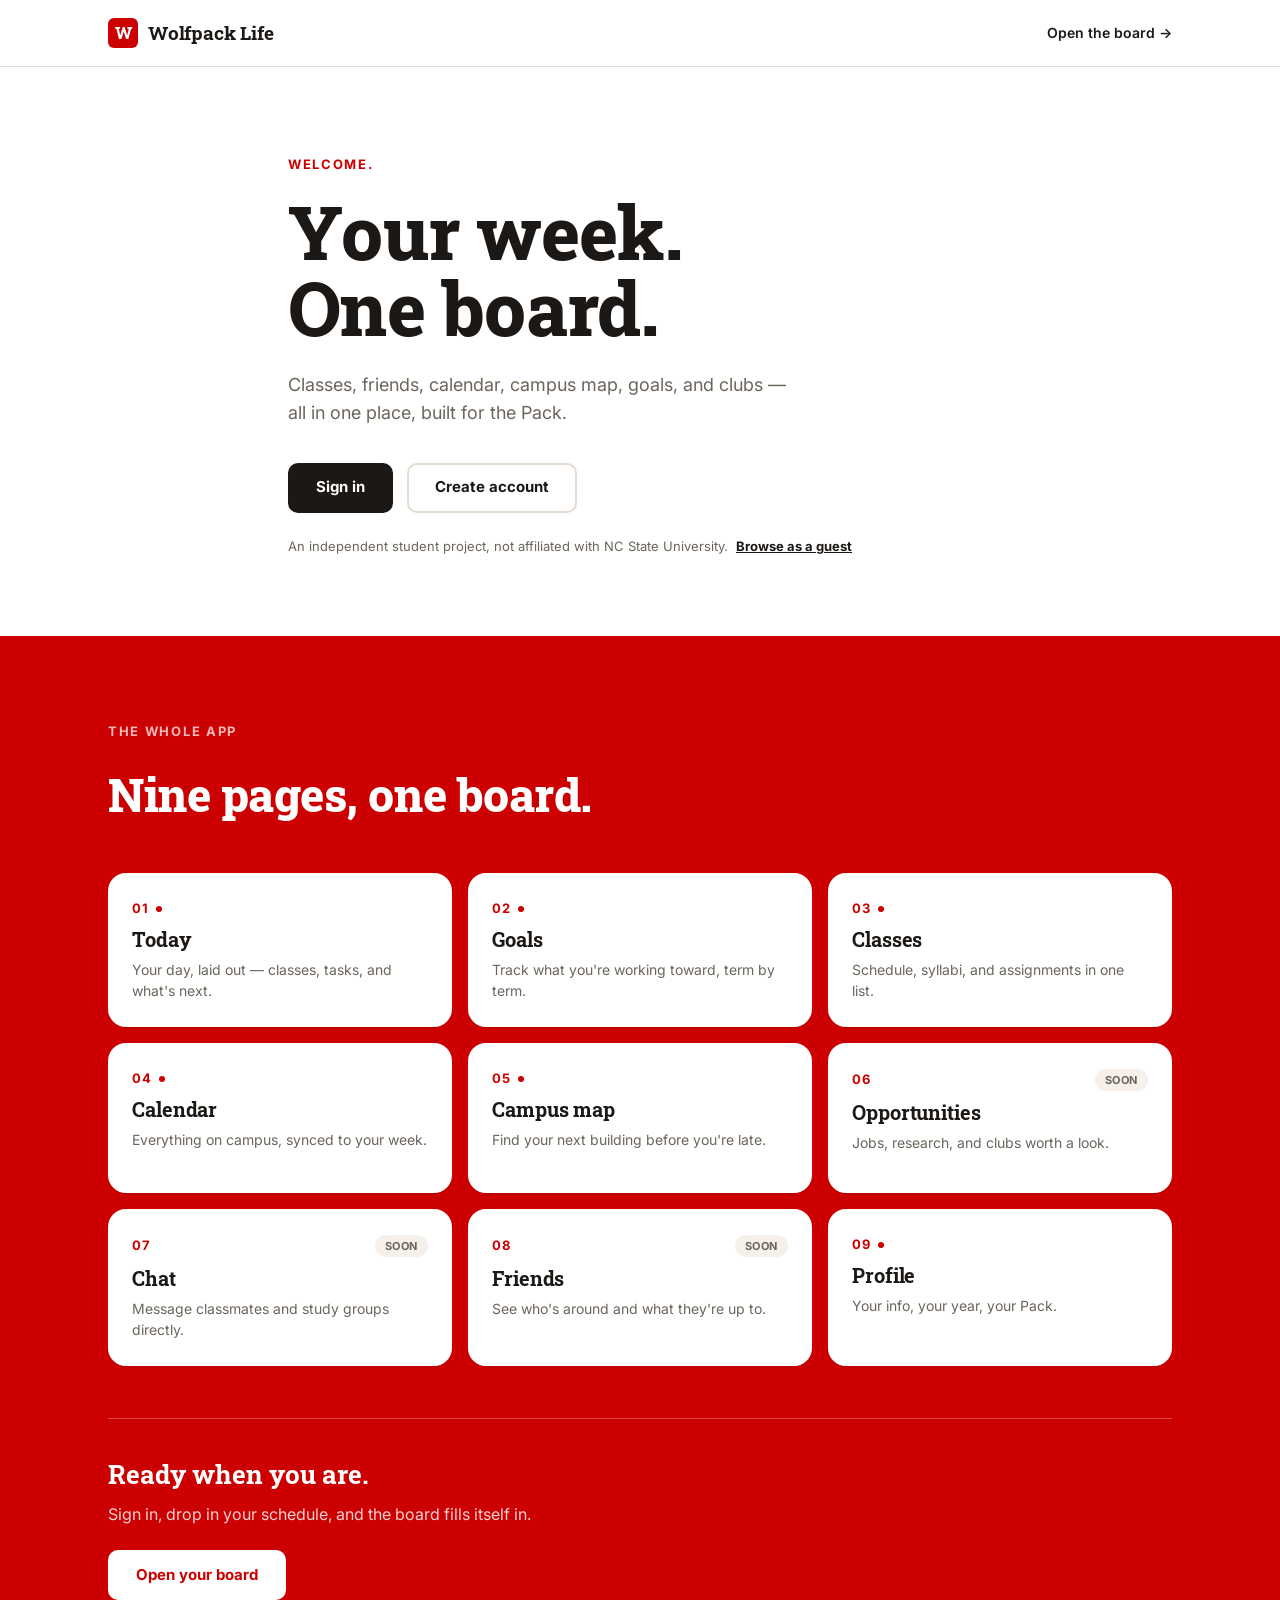
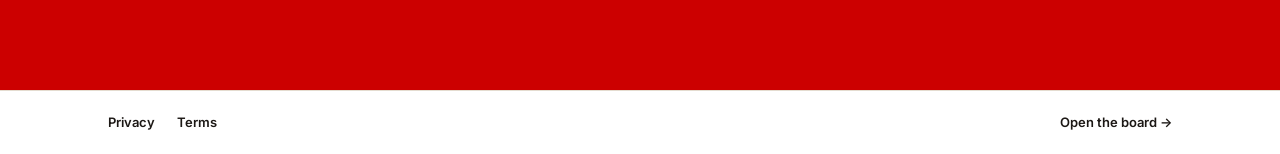
<file: index.html>
<!DOCTYPE html>
<html lang="en">
<head>
  <meta charset="UTF-8" />
  <meta name="viewport" content="width=device-width, initial-scale=1.0" />
  <title>Welcome / Wolfpack Life</title>
  <meta name="description" content="Your week, one board — classes, friends, calendar, campus map, goals, and clubs for NC State students." />
  <link rel="icon" href="data:image/svg+xml,<svg xmlns=%22http://www.w3.org/2000/svg%22 viewBox=%220 0 100 100%22><rect width=%22100%22 height=%22100%22 rx=%2218%22 fill=%22%23CC0000%22/><text x=%2250%22 y=%2268%22 font-size=%2258%22 font-family=%22Arial%22 font-weight=%22900%22 fill=%22white%22 text-anchor=%22middle%22>W</text></svg>" />
  <link rel="preconnect" href="https://fonts.googleapis.com" />
  <link rel="preconnect" href="https://fonts.gstatic.com" crossorigin />
  <link href="https://fonts.googleapis.com/css2?family=Roboto+Slab:wght@600;700;800;900&family=Inter:wght@400;500;600;700&display=swap" rel="stylesheet" />
  <link rel="stylesheet" href="styles.css" />
</head>
<body>

  <header class="site-header">
    <div class="wrap header-inner">
      <a class="brand" href="#top">
        <span class="brand-mark">W</span>
        <span class="brand-name">Wolfpack Life</span>
      </a>
      <a class="header-cta" href="board.html">Open the board →</a>
    </div>
  </header>

  <main id="top">
    <!-- HERO -->
    <section class="hero">
      <div class="wrap hero-inner">
        <p class="eyebrow">Welcome.</p>
        <h1 class="hero-title">
          <span>Your week.</span>
          <span>One board.</span>
        </h1>
        <p class="hero-sub">Classes, friends, calendar, campus map, goals, and clubs — all in one place, built for the Pack.</p>

        <div class="hero-actions">
          <a class="btn btn-solid" href="account.html?mode=signin">Sign in</a>
          <a class="btn btn-outline" href="account.html?mode=create">Create account</a>
        </div>

        <p class="hero-disclaimer">
          An independent student project, not affiliated with NC State University.
          <button class="link-btn" type="button" id="guestBtn">Browse as a guest</button>
        </p>
      </div>

      <div class="hero-stripe" aria-hidden="true"></div>
    </section>

    <!-- FEATURE BOARD -->
    <section class="board" id="board">
      <div class="wrap">
        <p class="eyebrow eyebrow-light">The whole app</p>
        <h2 class="board-title">Nine pages, one board.</h2>

        <ol class="page-list">
          <li class="page-live"><a href="today.html"><span class="card-top"><span class="num">01</span></span><h3>Today</h3><p>Your day, laid out — classes, tasks, and what's next.</p></a></li>
          <li class="page-live"><a href="goals.html"><span class="card-top"><span class="num">02</span></span><h3>Goals</h3><p>Track what you're working toward, term by term.</p></a></li>
          <li class="page-live"><a href="classes.html"><span class="card-top"><span class="num">03</span></span><h3>Classes</h3><p>Schedule, syllabi, and assignments in one list.</p></a></li>
          <li class="page-live"><a href="calendar.html"><span class="card-top"><span class="num">04</span></span><h3>Calendar</h3><p>Everything on campus, synced to your week.</p></a></li>
          <li class="page-live"><a href="campus-map.html"><span class="card-top"><span class="num">05</span></span><h3>Campus map</h3><p>Find your next building before you're late.</p></a></li>
          <li><span class="card-top"><span class="num">06</span><span class="soon-tag">Soon</span></span><h3>Opportunities</h3><p>Jobs, research, and clubs worth a look.</p></li>
          <li><span class="card-top"><span class="num">07</span><span class="soon-tag">Soon</span></span><h3>Chat</h3><p>Message classmates and study groups directly.</p></li>
          <li><span class="card-top"><span class="num">08</span><span class="soon-tag">Soon</span></span><h3>Friends</h3><p>See who's around and what they're up to.</p></li>
          <li class="page-live"><a href="profile.html"><span class="card-top"><span class="num">09</span></span><h3>Profile</h3><p>Your info, your year, your Pack.</p></a></li>
        </ol>

        <div class="board-cta">
          <h3>Ready when you are.</h3>
          <p>Sign in, drop in your schedule, and the board fills itself in.</p>
          <a class="btn btn-solid btn-light" href="account.html?mode=signin">Open your board</a>
        </div>
      </div>
    </section>
  </main>

  <footer class="site-footer">
    <div class="wrap footer-inner">
      <div class="footer-links">
        <a href="privacy.html">Privacy</a>
        <a href="terms.html">Terms</a>
      </div>
      <a class="footer-cta" href="board.html">Open the board →</a>
    </div>
  </footer>

  <script src="auth.js"></script>
  <script src="script.js"></script>
</body>
</html>
</file>
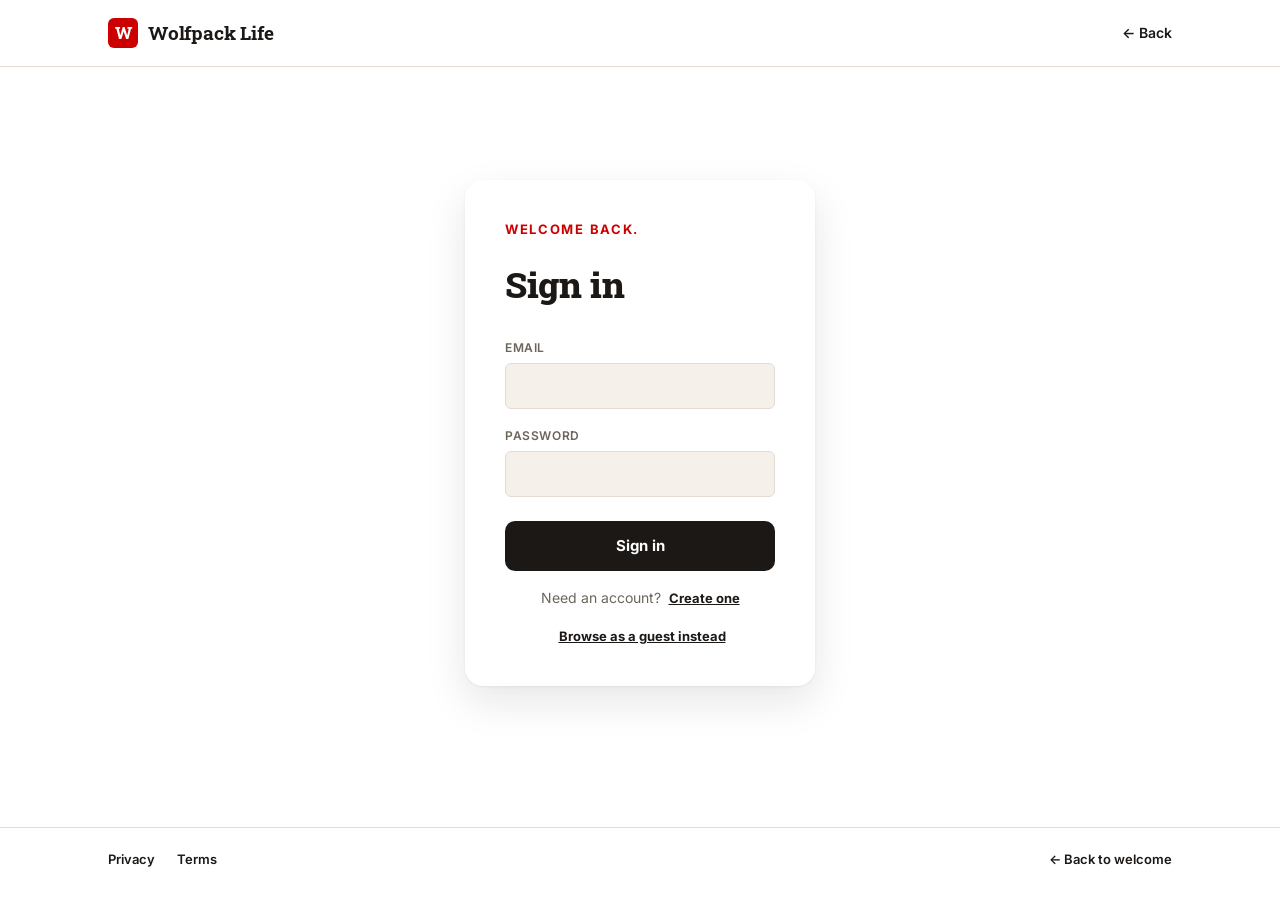
<file: account.html>
<!DOCTYPE html>
<html lang="en">
<head>
  <meta charset="UTF-8" />
  <meta name="viewport" content="width=device-width, initial-scale=1.0" />
  <title>Sign in / Wolfpack Life</title>
  <link rel="icon" href="data:image/svg+xml,<svg xmlns=%22http://www.w3.org/2000/svg%22 viewBox=%220 0 100 100%22><rect width=%22100%22 height=%22100%22 rx=%2218%22 fill=%22%23CC0000%22/><text x=%2250%22 y=%2268%22 font-size=%2258%22 font-family=%22Arial%22 font-weight=%22900%22 fill=%22white%22 text-anchor=%22middle%22>W</text></svg>" />
  <link rel="preconnect" href="https://fonts.googleapis.com" />
  <link rel="preconnect" href="https://fonts.gstatic.com" crossorigin />
  <link href="https://fonts.googleapis.com/css2?family=Roboto+Slab:wght@600;700;800;900&family=Inter:wght@400;500;600;700&display=swap" rel="stylesheet" />
  <link rel="stylesheet" href="styles.css" />
</head>
<body>

  <header class="site-header">
    <div class="wrap header-inner">
      <a class="brand" href="index.html">
        <span class="brand-mark">W</span>
        <span class="brand-name">Wolfpack Life</span>
      </a>
      <a class="header-cta" href="index.html">← Back</a>
    </div>
  </header>

  <main>
    <section class="auth-section">
      <div class="wrap auth-wrap">
        <div class="auth-card">
          <p class="eyebrow" id="authEyebrow">Welcome back.</p>
          <h1 class="auth-title" id="authTitle">Sign in</h1>

          <div class="form-error" id="formError" hidden></div>

          <form id="authForm" novalidate>
            <label class="field" id="nameField" hidden>
              <span>Name</span>
              <input type="text" id="nameInput" name="name" autocomplete="name" />
            </label>

            <label class="field">
              <span>Email</span>
              <input type="email" id="emailInput" name="email" autocomplete="email" required />
            </label>

            <label class="field">
              <span>Password</span>
              <input type="password" id="passwordInput" name="password" autocomplete="current-password" required minlength="8" />
            </label>

            <button type="submit" class="btn btn-solid auth-submit" id="submitBtn">Sign in</button>
          </form>

          <p class="auth-switch">
            <span id="switchPrompt">Need an account?</span>
            <button type="button" class="link-btn" id="switchBtn">Create one</button>
          </p>

          <p class="auth-switch">
            <button type="button" class="link-btn" id="guestBtn">Browse as a guest instead</button>
          </p>
        </div>
      </div>
    </section>
  </main>

  <footer class="site-footer">
    <div class="wrap footer-inner">
      <div class="footer-links">
        <a href="privacy.html">Privacy</a>
        <a href="terms.html">Terms</a>
      </div>
      <a class="footer-cta" href="index.html">← Back to welcome</a>
    </div>
  </footer>

  <script src="auth.js"></script>
  <script src="data.js"></script>
  <script src="account.js"></script>
</body>
</html>
</file>
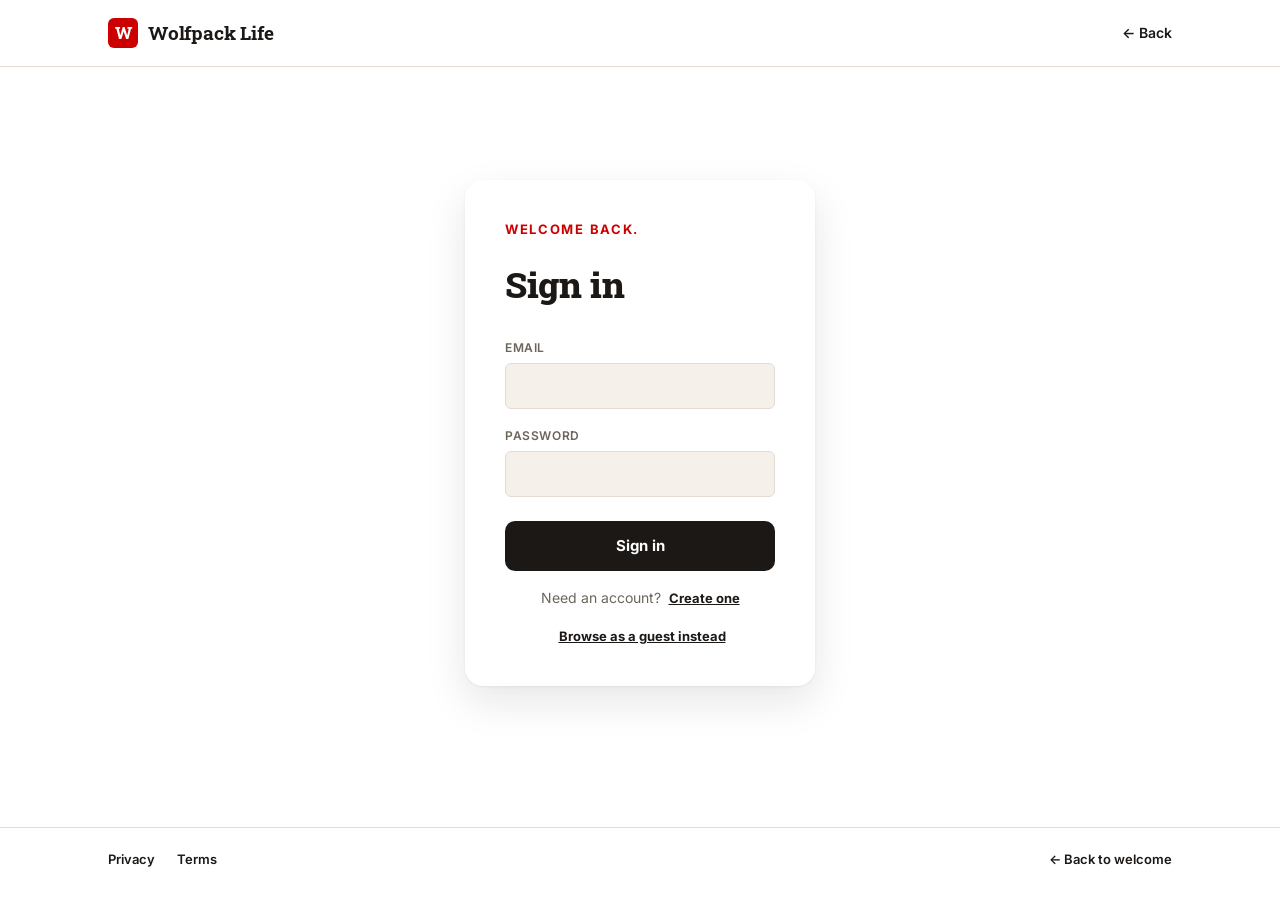
<file: board.html>
<!DOCTYPE html>
<html lang="en">
<head>
  <meta charset="UTF-8" />
  <meta name="viewport" content="width=device-width, initial-scale=1.0" />
  <title>Your board / Wolfpack Life</title>
  <link rel="icon" href="data:image/svg+xml,<svg xmlns=%22http://www.w3.org/2000/svg%22 viewBox=%220 0 100 100%22><rect width=%22100%22 height=%22100%22 rx=%2218%22 fill=%22%23CC0000%22/><text x=%2250%22 y=%2268%22 font-size=%2258%22 font-family=%22Arial%22 font-weight=%22900%22 fill=%22white%22 text-anchor=%22middle%22>W</text></svg>" />
  <link rel="preconnect" href="https://fonts.googleapis.com" />
  <link rel="preconnect" href="https://fonts.gstatic.com" crossorigin />
  <link href="https://fonts.googleapis.com/css2?family=Roboto+Slab:wght@600;700;800;900&family=Inter:wght@400;500;600;700&display=swap" rel="stylesheet" />
  <link rel="stylesheet" href="styles.css" />
</head>
<body>

  <header class="site-header">
    <div class="wrap header-inner">
      <a class="brand" href="index.html">
        <span class="brand-mark">W</span>
        <span class="brand-name">Wolfpack Life</span>
      </a>
      <nav class="app-nav">
        <a class="app-nav-link active" href="board.html">Home</a>
        <a class="app-nav-link" href="today.html">Today</a>
        <a class="app-nav-link" href="goals.html">Goals</a>
        <a class="app-nav-link" href="classes.html">Classes</a>
        <a class="app-nav-link" href="calendar.html">Calendar</a>
        <a class="app-nav-link" href="campus-map.html">Map</a>
        <a class="app-nav-link" href="profile.html">Profile</a>
        <button type="button" class="header-cta link-btn" id="signOutBtn">Sign out →</button>
      </nav>
    </div>
  </header>

  <main>
    <section class="board-hero">
      <div class="wrap">
        <p class="eyebrow">Your board</p>
        <h1 class="board-hero-title" id="greeting">Hey there.</h1>
        <p class="hero-sub" id="guestNotice" hidden>
          You're browsing as a guest — nothing you do here is saved. <a class="link-btn-inline" href="account.html?mode=create">Create an account</a> to keep it.
        </p>
      </div>
    </section>

    <section class="board" id="board">
      <div class="wrap">
        <p class="eyebrow eyebrow-light">The whole app</p>
        <h2 class="board-title">Nine pages, one board.</h2>

        <ol class="page-list">
          <li class="page-live"><a href="today.html"><span class="card-top"><span class="num">01</span></span><h3>Today</h3><p>Your day, laid out — classes, tasks, and what's next.</p></a></li>
          <li class="page-live"><a href="goals.html"><span class="card-top"><span class="num">02</span></span><h3>Goals</h3><p>Track what you're working toward, term by term.</p></a></li>
          <li class="page-live"><a href="classes.html"><span class="card-top"><span class="num">03</span></span><h3>Classes</h3><p>Schedule, syllabi, and assignments in one list.</p></a></li>
          <li class="page-live"><a href="calendar.html"><span class="card-top"><span class="num">04</span></span><h3>Calendar</h3><p>Everything on campus, synced to your week.</p></a></li>
          <li class="page-live"><a href="campus-map.html"><span class="card-top"><span class="num">05</span></span><h3>Campus map</h3><p>Find your next building before you're late.</p></a></li>
          <li><span class="card-top"><span class="num">06</span><span class="soon-tag">Soon</span></span><h3>Opportunities</h3><p>Jobs, research, and clubs worth a look.</p></li>
          <li><span class="card-top"><span class="num">07</span><span class="soon-tag">Soon</span></span><h3>Chat</h3><p>Message classmates and study groups directly.</p></li>
          <li><span class="card-top"><span class="num">08</span><span class="soon-tag">Soon</span></span><h3>Friends</h3><p>See who's around and what they're up to.</p></li>
          <li class="page-live"><a href="profile.html"><span class="card-top"><span class="num">09</span></span><h3>Profile</h3><p>Your info, your year, your Pack.</p></a></li>
        </ol>

        <div class="board-cta">
          <h3>Today, Goals, Classes, Calendar, Campus map, and Profile are live.</h3>
          <p>The other three pages above are still placeholders — this project only implements the welcome flow, sign-in, Today, Goals, Classes, Calendar, Campus map, and Profile so far.</p>
        </div>
      </div>
    </section>
  </main>

  <footer class="site-footer">
    <div class="wrap footer-inner">
      <div class="footer-links">
        <a href="privacy.html">Privacy</a>
        <a href="terms.html">Terms</a>
      </div>
      <a class="footer-cta" href="index.html">← Back to welcome</a>
    </div>
  </footer>

  <script src="auth.js"></script>
  <script src="board.js"></script>
</body>
</html>
</file>
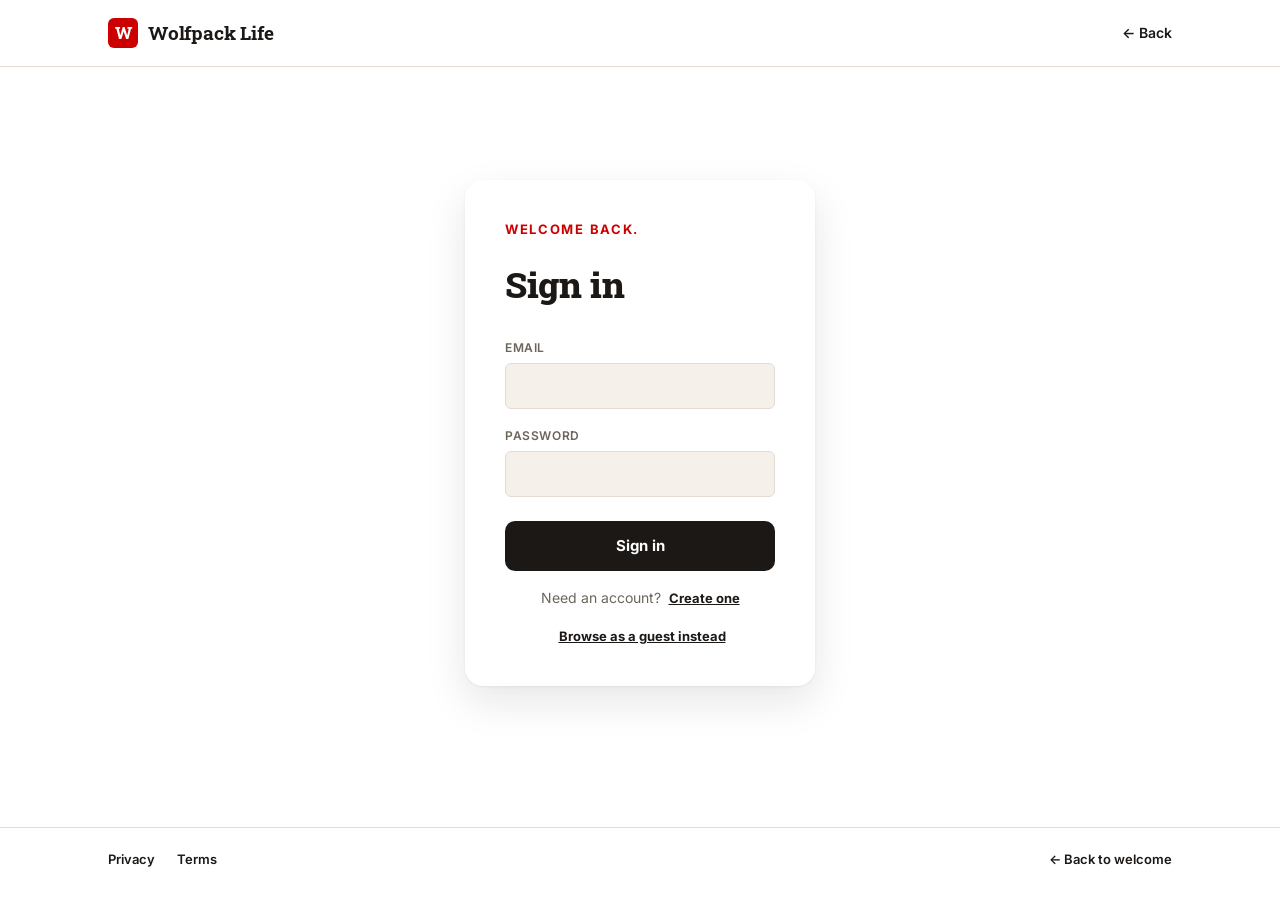
<file: calendar.html>
<!DOCTYPE html>
<html lang="en">
<head>
  <meta charset="UTF-8" />
  <meta name="viewport" content="width=device-width, initial-scale=1.0" />
  <title>Calendar / Wolfpack Life</title>
  <link rel="icon" href="data:image/svg+xml,<svg xmlns=%22http://www.w3.org/2000/svg%22 viewBox=%220 0 100 100%22><rect width=%22100%22 height=%22100%22 rx=%2218%22 fill=%22%23CC0000%22/><text x=%2250%22 y=%2268%22 font-size=%2258%22 font-family=%22Arial%22 font-weight=%22900%22 fill=%22white%22 text-anchor=%22middle%22>W</text></svg>" />
  <link rel="preconnect" href="https://fonts.googleapis.com" />
  <link rel="preconnect" href="https://fonts.gstatic.com" crossorigin />
  <link href="https://fonts.googleapis.com/css2?family=Roboto+Slab:wght@600;700;800;900&family=Inter:wght@400;500;600;700&display=swap" rel="stylesheet" />
  <link rel="stylesheet" href="styles.css" />
</head>
<body>

  <header class="site-header">
    <div class="wrap header-inner">
      <a class="brand" href="index.html">
        <span class="brand-mark">W</span>
        <span class="brand-name">Wolfpack Life</span>
      </a>
      <nav class="app-nav">
        <a class="app-nav-link" href="board.html">Home</a>
        <a class="app-nav-link" href="today.html">Today</a>
        <a class="app-nav-link" href="goals.html">Goals</a>
        <a class="app-nav-link" href="classes.html">Classes</a>
        <a class="app-nav-link active" href="calendar.html">Calendar</a>
        <a class="app-nav-link" href="campus-map.html">Map</a>
        <a class="app-nav-link" href="profile.html">Profile</a>
        <button type="button" class="header-cta link-btn" id="signOutBtn">Sign out →</button>
      </nav>
    </div>
  </header>

  <main>
    <section class="today-hero">
      <div class="wrap">
        <p class="eyebrow">Calendar</p>
        <h1 class="board-hero-title" id="rangeHeading">—</h1>
        <p class="hero-sub" id="guestNotice" hidden>
          You're browsing as a guest — nothing you add here is saved. <a class="link-btn-inline" href="account.html?mode=create">Create an account</a> to keep it.
        </p>
      </div>
    </section>

    <section class="today-body">
      <div class="wrap">
        <div class="week-nav">
          <button type="button" class="link-btn" id="prevWeekBtn">← Prev week</button>
          <button type="button" class="link-btn" id="thisWeekBtn">This week</button>
          <button type="button" class="link-btn" id="nextWeekBtn">Next week →</button>
        </div>

        <div class="calendar-grid" id="calendarGrid"></div>
      </div>
    </section>
  </main>

  <footer class="site-footer">
    <div class="wrap footer-inner">
      <div class="footer-links">
        <a href="privacy.html">Privacy</a>
        <a href="terms.html">Terms</a>
      </div>
      <a class="footer-cta" href="board.html">← Back to board</a>
    </div>
  </footer>

  <script src="auth.js"></script>
  <script src="data.js"></script>
  <script src="calendar.js"></script>
</body>
</html>
</file>
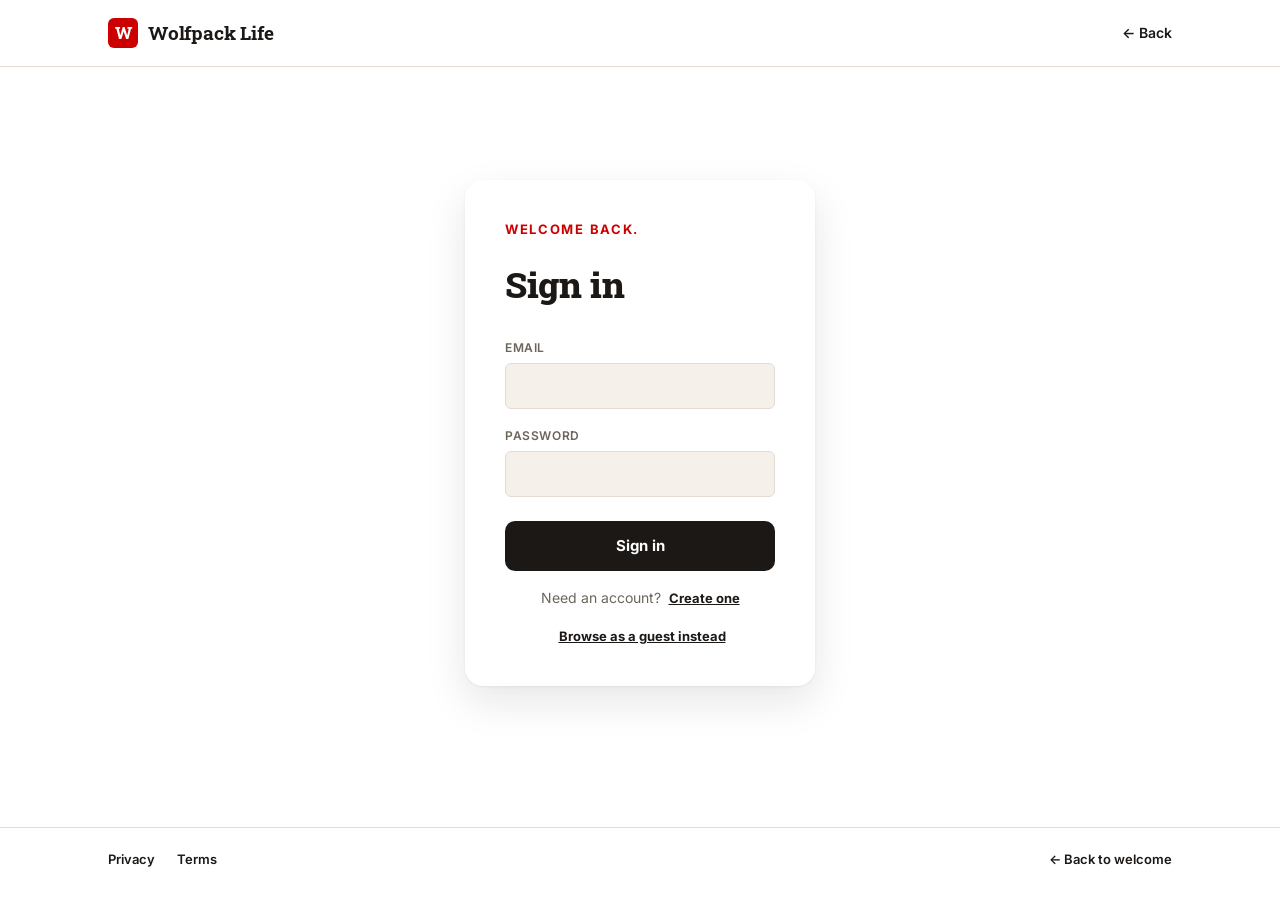
<file: campus-map.html>
<!DOCTYPE html>
<html lang="en">
<head>
  <meta charset="UTF-8" />
  <meta name="viewport" content="width=device-width, initial-scale=1.0" />
  <title>Campus Map / Wolfpack Life</title>
  <link rel="icon" href="data:image/svg+xml,<svg xmlns=%22http://www.w3.org/2000/svg%22 viewBox=%220 0 100 100%22><rect width=%22100%22 height=%22100%22 rx=%2218%22 fill=%22%23CC0000%22/><text x=%2250%22 y=%2268%22 font-size=%2258%22 font-family=%22Arial%22 font-weight=%22900%22 fill=%22white%22 text-anchor=%22middle%22>W</text></svg>" />
  <link rel="preconnect" href="https://fonts.googleapis.com" />
  <link rel="preconnect" href="https://fonts.gstatic.com" crossorigin />
  <link href="https://fonts.googleapis.com/css2?family=Roboto+Slab:wght@600;700;800;900&family=Inter:wght@400;500;600;700&display=swap" rel="stylesheet" />
  <link rel="stylesheet" href="styles.css" />
</head>
<body>

  <header class="site-header">
    <div class="wrap header-inner">
      <a class="brand" href="index.html">
        <span class="brand-mark">W</span>
        <span class="brand-name">Wolfpack Life</span>
      </a>
      <nav class="app-nav">
        <a class="app-nav-link" href="board.html">Home</a>
        <a class="app-nav-link" href="today.html">Today</a>
        <a class="app-nav-link" href="goals.html">Goals</a>
        <a class="app-nav-link" href="classes.html">Classes</a>
        <a class="app-nav-link" href="calendar.html">Calendar</a>
        <a class="app-nav-link active" href="campus-map.html">Map</a>
        <a class="app-nav-link" href="profile.html">Profile</a>
        <button type="button" class="header-cta link-btn" id="signOutBtn">Sign out →</button>
      </nav>
    </div>
  </header>

  <main>
    <section class="today-hero">
      <div class="wrap">
        <p class="eyebrow">Campus map</p>
        <h1 class="board-hero-title">Find your next building.</h1>
        <p class="hero-sub" id="guestNotice" hidden>
          You're browsing as a guest — nothing you add here is saved. <a class="link-btn-inline" href="account.html?mode=create">Create an account</a> to keep it.
        </p>
        <p class="hero-sub map-disclaimer">
          This is a real, live map of NC State's campus (© <a href="https://www.openstreetmap.org/copyright" target="_blank" rel="noopener noreferrer">OpenStreetMap</a> contributors) — not something invented for this demo. The list of saved places below is yours to build; nothing on it is pre-filled or claimed to be official NC State data.
        </p>
      </div>
    </section>

    <section class="today-body">
      <div class="wrap">
        <div class="panel map-panel">
          <div class="panel-header">
            <h2>Main campus</h2>
            <a class="link-btn" href="https://www.openstreetmap.org/#map=16/35.7855/-78.6716" target="_blank" rel="noopener noreferrer">Open full map →</a>
          </div>
          <div class="map-embed">
            <iframe
              title="Map of NC State University main campus"
              src="https://www.openstreetmap.org/export/embed.html?bbox=-78.6966%2C35.7735%2C-78.6466%2C35.7975&layer=mapnik&marker=35.7855%2C-78.6716"
              loading="lazy">
            </iframe>
          </div>
        </div>

        <div class="panel panel-stack">
          <div class="panel-header">
            <h2>Saved places</h2>
            <button type="button" class="link-btn" id="togglePlaceForm">+ Add place</button>
          </div>

          <form id="placeForm" class="inline-form" hidden>
            <label class="field">
              <span>Place</span>
              <input type="text" id="placeNameInput" placeholder="e.g. Talley Student Union" required />
            </label>
            <label class="field">
              <span>Note (optional)</span>
              <input type="text" id="placeNoteInput" placeholder="e.g. CSC 116 lecture, Tue/Thu 9am" />
            </label>
            <div class="field-error" id="placeFormError" hidden></div>
            <button type="submit" class="btn btn-solid btn-small">Add place</button>
          </form>

          <ul class="place-list" id="placeList"></ul>
          <p class="empty-state" id="placesEmpty" hidden>No saved places yet — add somewhere you need to find.</p>
        </div>
      </div>
    </section>
  </main>

  <footer class="site-footer">
    <div class="wrap footer-inner">
      <div class="footer-links">
        <a href="privacy.html">Privacy</a>
        <a href="terms.html">Terms</a>
      </div>
      <a class="footer-cta" href="board.html">← Back to board</a>
    </div>
  </footer>

  <script src="auth.js"></script>
  <script src="data.js"></script>
  <script src="campus-map.js"></script>
</body>
</html>
</file>
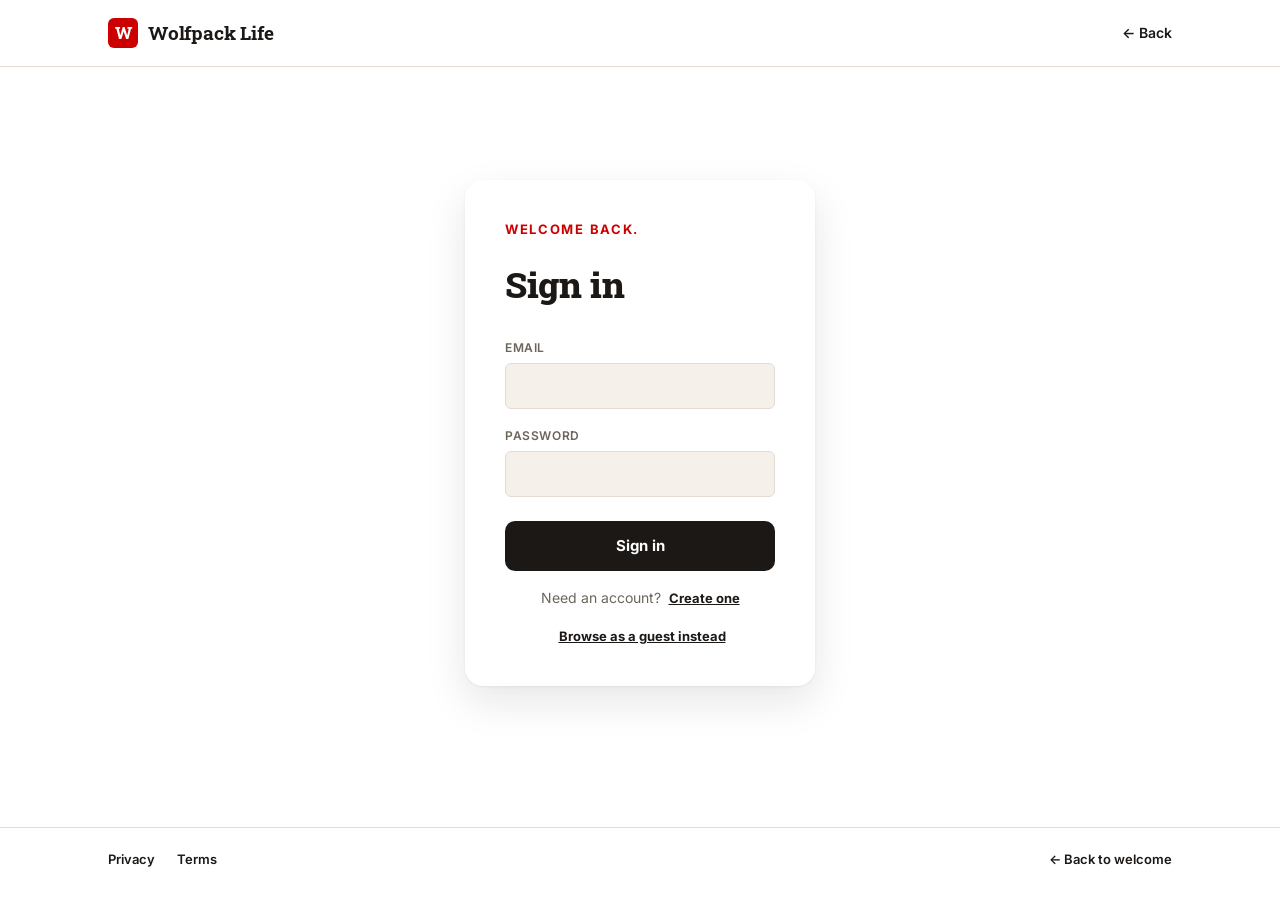
<file: classes.html>
<!DOCTYPE html>
<html lang="en">
<head>
  <meta charset="UTF-8" />
  <meta name="viewport" content="width=device-width, initial-scale=1.0" />
  <title>Classes / Wolfpack Life</title>
  <link rel="icon" href="data:image/svg+xml,<svg xmlns=%22http://www.w3.org/2000/svg%22 viewBox=%220 0 100 100%22><rect width=%22100%22 height=%22100%22 rx=%2218%22 fill=%22%23CC0000%22/><text x=%2250%22 y=%2268%22 font-size=%2258%22 font-family=%22Arial%22 font-weight=%22900%22 fill=%22white%22 text-anchor=%22middle%22>W</text></svg>" />
  <link rel="preconnect" href="https://fonts.googleapis.com" />
  <link rel="preconnect" href="https://fonts.gstatic.com" crossorigin />
  <link href="https://fonts.googleapis.com/css2?family=Roboto+Slab:wght@600;700;800;900&family=Inter:wght@400;500;600;700&display=swap" rel="stylesheet" />
  <link rel="stylesheet" href="styles.css" />
</head>
<body>

  <header class="site-header">
    <div class="wrap header-inner">
      <a class="brand" href="index.html">
        <span class="brand-mark">W</span>
        <span class="brand-name">Wolfpack Life</span>
      </a>
      <nav class="app-nav">
        <a class="app-nav-link" href="board.html">Home</a>
        <a class="app-nav-link" href="today.html">Today</a>
        <a class="app-nav-link" href="goals.html">Goals</a>
        <a class="app-nav-link active" href="classes.html">Classes</a>
        <a class="app-nav-link" href="calendar.html">Calendar</a>
        <a class="app-nav-link" href="campus-map.html">Map</a>
        <a class="app-nav-link" href="profile.html">Profile</a>
        <button type="button" class="header-cta link-btn" id="signOutBtn">Sign out →</button>
      </nav>
    </div>
  </header>

  <main>
    <section class="today-hero">
      <div class="wrap">
        <p class="eyebrow">Classes</p>
        <h1 class="board-hero-title">Your weekly schedule.</h1>
        <p class="hero-sub" id="guestNotice" hidden>
          You're browsing as a guest — nothing you add here is saved. <a class="link-btn-inline" href="account.html?mode=create">Create an account</a> to keep it.
        </p>
      </div>
    </section>

    <section class="today-body">
      <div class="wrap">
        <div class="panel">
          <div class="panel-header">
            <h2>Weekly classes</h2>
            <button type="button" class="link-btn" id="toggleClassForm">+ Add class</button>
          </div>

          <form id="classForm" class="inline-form" hidden>
            <p class="form-mode-label" id="formModeLabel">New class</p>
            <label class="field">
              <span>Class name</span>
              <input type="text" id="classNameInput" required />
            </label>
            <label class="field">
              <span>Location (optional)</span>
              <input type="text" id="classLocationInput" />
            </label>
            <div class="field-row">
              <label class="field">
                <span>Starts</span>
                <input type="time" id="classStartInput" required />
              </label>
              <label class="field">
                <span>Ends</span>
                <input type="time" id="classEndInput" required />
              </label>
            </div>
            <label class="field">
              <span>Days</span>
              <div class="day-picker" id="dayPicker">
                <label class="day-chip"><input type="checkbox" value="1" /><span>Mon</span></label>
                <label class="day-chip"><input type="checkbox" value="2" /><span>Tue</span></label>
                <label class="day-chip"><input type="checkbox" value="3" /><span>Wed</span></label>
                <label class="day-chip"><input type="checkbox" value="4" /><span>Thu</span></label>
                <label class="day-chip"><input type="checkbox" value="5" /><span>Fri</span></label>
                <label class="day-chip"><input type="checkbox" value="6" /><span>Sat</span></label>
                <label class="day-chip"><input type="checkbox" value="0" /><span>Sun</span></label>
              </div>
            </label>
            <div class="field-error" id="classFormError" hidden></div>
            <div class="form-actions">
              <button type="submit" class="btn btn-solid btn-small" id="classSubmitBtn">Add class</button>
              <button type="button" class="link-btn" id="cancelEditBtn" hidden>Cancel</button>
            </div>
          </form>

          <div id="schedule"></div>
          <p class="empty-state" id="scheduleEmpty" hidden>No classes yet — add your first one above.</p>
        </div>
      </div>
    </section>
  </main>

  <footer class="site-footer">
    <div class="wrap footer-inner">
      <div class="footer-links">
        <a href="privacy.html">Privacy</a>
        <a href="terms.html">Terms</a>
      </div>
      <a class="footer-cta" href="board.html">← Back to board</a>
    </div>
  </footer>

  <script src="auth.js"></script>
  <script src="data.js"></script>
  <script src="classes.js"></script>
</body>
</html>
</file>
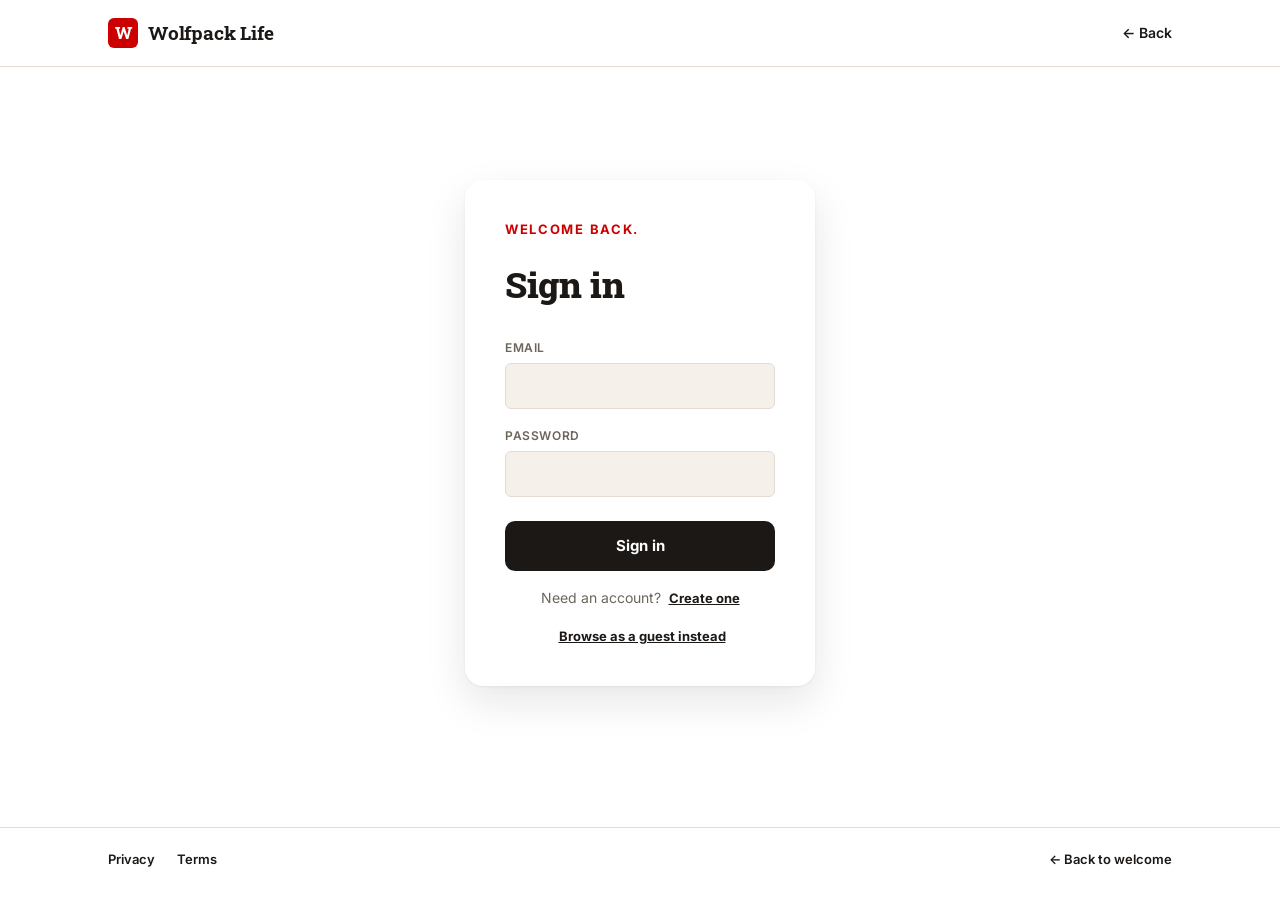
<file: goals.html>
<!DOCTYPE html>
<html lang="en">
<head>
  <meta charset="UTF-8" />
  <meta name="viewport" content="width=device-width, initial-scale=1.0" />
  <title>Goals / Wolfpack Life</title>
  <link rel="icon" href="data:image/svg+xml,<svg xmlns=%22http://www.w3.org/2000/svg%22 viewBox=%220 0 100 100%22><rect width=%22100%22 height=%22100%22 rx=%2218%22 fill=%22%23CC0000%22/><text x=%2250%22 y=%2268%22 font-size=%2258%22 font-family=%22Arial%22 font-weight=%22900%22 fill=%22white%22 text-anchor=%22middle%22>W</text></svg>" />
  <link rel="preconnect" href="https://fonts.googleapis.com" />
  <link rel="preconnect" href="https://fonts.gstatic.com" crossorigin />
  <link href="https://fonts.googleapis.com/css2?family=Roboto+Slab:wght@600;700;800;900&family=Inter:wght@400;500;600;700&display=swap" rel="stylesheet" />
  <link rel="stylesheet" href="styles.css" />
</head>
<body>

  <header class="site-header">
    <div class="wrap header-inner">
      <a class="brand" href="index.html">
        <span class="brand-mark">W</span>
        <span class="brand-name">Wolfpack Life</span>
      </a>
      <nav class="app-nav">
        <a class="app-nav-link" href="board.html">Home</a>
        <a class="app-nav-link" href="today.html">Today</a>
        <a class="app-nav-link active" href="goals.html">Goals</a>
        <a class="app-nav-link" href="classes.html">Classes</a>
        <a class="app-nav-link" href="calendar.html">Calendar</a>
        <a class="app-nav-link" href="profile.html">Profile</a>
        <button type="button" class="header-cta link-btn" id="signOutBtn">Sign out →</button>
      </nav>
    </div>
  </header>

  <main>
    <section class="today-hero">
      <div class="wrap">
        <p class="eyebrow">Goals</p>
        <h1 class="board-hero-title">Track what you're working toward.</h1>
        <p class="hero-sub" id="guestNotice" hidden>
          You're browsing as a guest — nothing you add here is saved. <a class="link-btn-inline" href="account.html?mode=create">Create an account</a> to keep it.
        </p>
      </div>
    </section>

    <section class="today-body">
      <div class="wrap">
        <div class="panel">
          <div class="panel-header">
            <h2>Your goals</h2>
            <button type="button" class="link-btn" id="toggleGoalForm">+ Add goal</button>
          </div>

          <form id="goalForm" class="inline-form" hidden>
            <p class="form-mode-label" id="formModeLabel">New goal</p>
            <label class="field">
              <span>Goal</span>
              <input type="text" id="goalTitleInput" required />
            </label>
            <label class="field">
              <span>Term</span>
              <input type="text" id="goalTermInput" required />
            </label>
            <label class="field">
              <span>Notes (optional)</span>
              <input type="text" id="goalNotesInput" />
            </label>
            <div class="field-error" id="goalFormError" hidden></div>
            <div class="form-actions">
              <button type="submit" class="btn btn-solid btn-small" id="goalSubmitBtn">Add goal</button>
              <button type="button" class="link-btn" id="cancelEditBtn" hidden>Cancel</button>
            </div>
          </form>

          <div id="goalGroups"></div>
          <p class="empty-state" id="goalsEmpty" hidden>No goals yet — add your first one above.</p>
        </div>
      </div>
    </section>
  </main>

  <footer class="site-footer">
    <div class="wrap footer-inner">
      <div class="footer-links">
        <a href="privacy.html">Privacy</a>
        <a href="terms.html">Terms</a>
      </div>
      <a class="footer-cta" href="board.html">← Back to board</a>
    </div>
  </footer>

  <script src="auth.js"></script>
  <script src="data.js"></script>
  <script src="goals.js"></script>
</body>
</html>
</file>
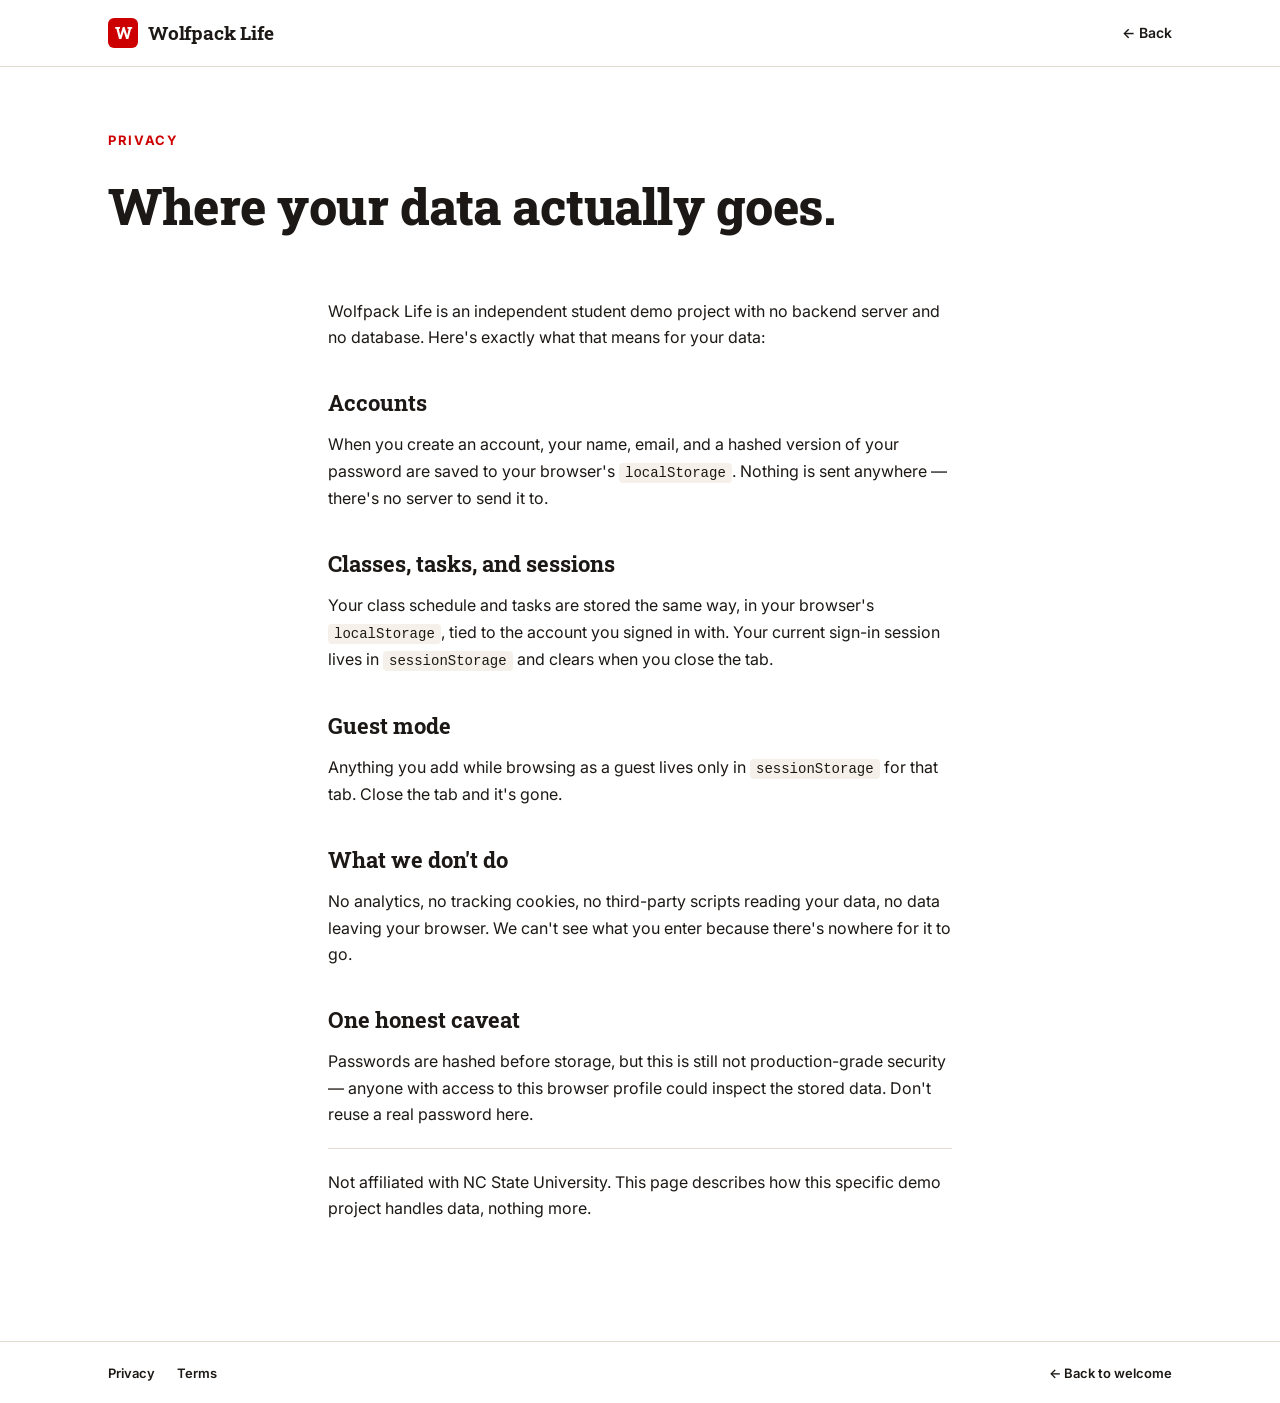
<file: privacy.html>
<!DOCTYPE html>
<html lang="en">
<head>
  <meta charset="UTF-8" />
  <meta name="viewport" content="width=device-width, initial-scale=1.0" />
  <title>Privacy / Wolfpack Life</title>
  <link rel="icon" href="data:image/svg+xml,<svg xmlns=%22http://www.w3.org/2000/svg%22 viewBox=%220 0 100 100%22><rect width=%22100%22 height=%22100%22 rx=%2218%22 fill=%22%23CC0000%22/><text x=%2250%22 y=%2268%22 font-size=%2258%22 font-family=%22Arial%22 font-weight=%22900%22 fill=%22white%22 text-anchor=%22middle%22>W</text></svg>" />
  <link rel="preconnect" href="https://fonts.googleapis.com" />
  <link rel="preconnect" href="https://fonts.gstatic.com" crossorigin />
  <link href="https://fonts.googleapis.com/css2?family=Roboto+Slab:wght@600;700;800;900&family=Inter:wght@400;500;600;700&display=swap" rel="stylesheet" />
  <link rel="stylesheet" href="styles.css" />
</head>
<body>

  <header class="site-header">
    <div class="wrap header-inner">
      <a class="brand" href="index.html">
        <span class="brand-mark">W</span>
        <span class="brand-name">Wolfpack Life</span>
      </a>
      <a class="header-cta" href="index.html">← Back</a>
    </div>
  </header>

  <main>
    <section class="board-hero">
      <div class="wrap">
        <p class="eyebrow">Privacy</p>
        <h1 class="board-hero-title">Where your data actually goes.</h1>
      </div>
    </section>

    <section class="today-body">
      <div class="wrap prose">
        <p>Wolfpack Life is an independent student demo project with no backend server and no database. Here's exactly what that means for your data:</p>

        <h2>Accounts</h2>
        <p>When you create an account, your name, email, and a hashed version of your password are saved to your browser's <code>localStorage</code>. Nothing is sent anywhere — there's no server to send it to.</p>

        <h2>Classes, tasks, and sessions</h2>
        <p>Your class schedule and tasks are stored the same way, in your browser's <code>localStorage</code>, tied to the account you signed in with. Your current sign-in session lives in <code>sessionStorage</code> and clears when you close the tab.</p>

        <h2>Guest mode</h2>
        <p>Anything you add while browsing as a guest lives only in <code>sessionStorage</code> for that tab. Close the tab and it's gone.</p>

        <h2>What we don't do</h2>
        <p>No analytics, no tracking cookies, no third-party scripts reading your data, no data leaving your browser. We can't see what you enter because there's nowhere for it to go.</p>

        <h2>One honest caveat</h2>
        <p>Passwords are hashed before storage, but this is still not production-grade security — anyone with access to this browser profile could inspect the stored data. Don't reuse a real password here.</p>

        <p class="prose-note">Not affiliated with NC State University. This page describes how this specific demo project handles data, nothing more.</p>
      </div>
    </section>
  </main>

  <footer class="site-footer">
    <div class="wrap footer-inner">
      <div class="footer-links">
        <a href="privacy.html">Privacy</a>
        <a href="terms.html">Terms</a>
      </div>
      <a class="footer-cta" href="index.html">← Back to welcome</a>
    </div>
  </footer>

</body>
</html>
</file>
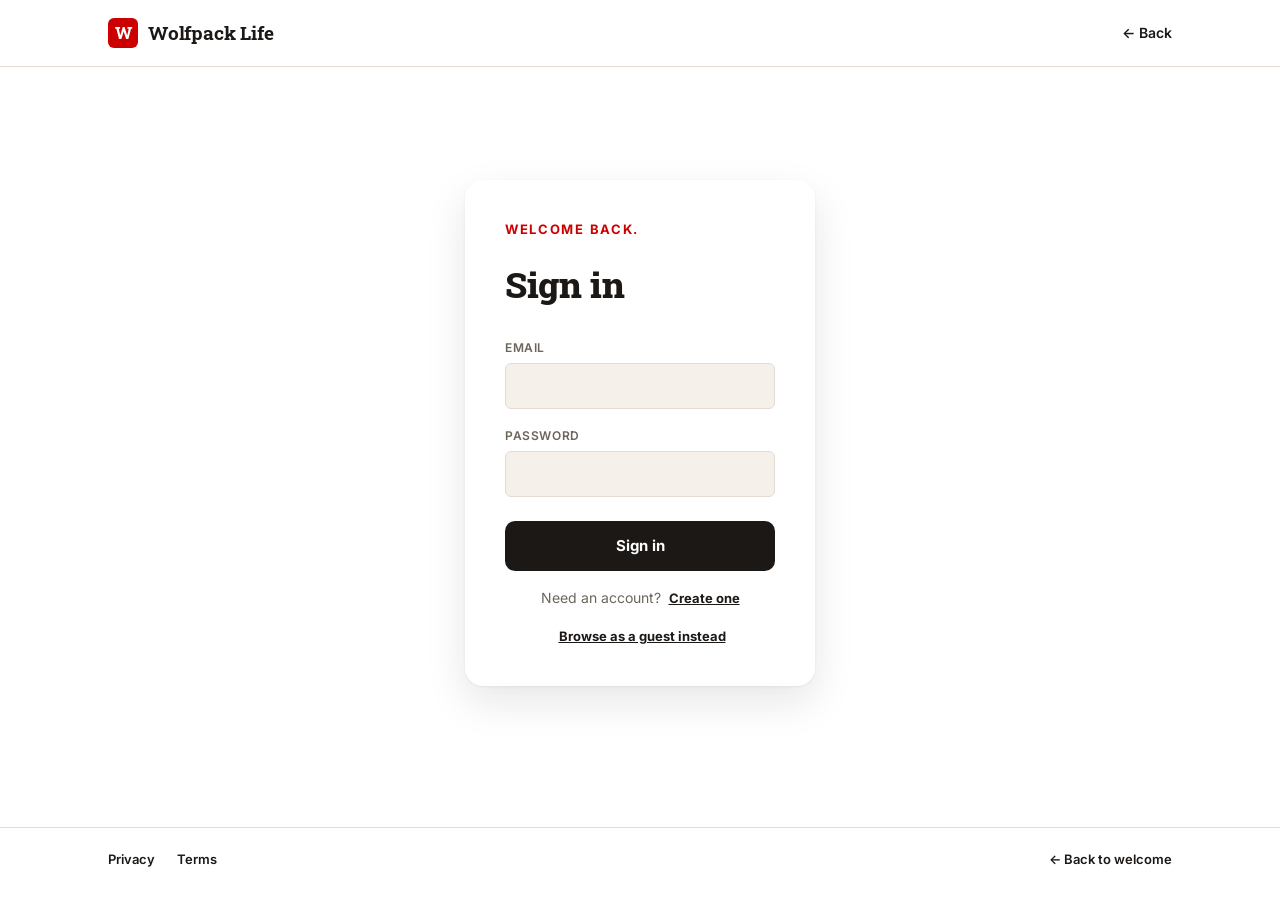
<file: profile.html>
<!DOCTYPE html>
<html lang="en">
<head>
  <meta charset="UTF-8" />
  <meta name="viewport" content="width=device-width, initial-scale=1.0" />
  <title>Profile / Wolfpack Life</title>
  <link rel="icon" href="data:image/svg+xml,<svg xmlns=%22http://www.w3.org/2000/svg%22 viewBox=%220 0 100 100%22><rect width=%22100%22 height=%22100%22 rx=%2218%22 fill=%22%23CC0000%22/><text x=%2250%22 y=%2268%22 font-size=%2258%22 font-family=%22Arial%22 font-weight=%22900%22 fill=%22white%22 text-anchor=%22middle%22>W</text></svg>" />
  <link rel="preconnect" href="https://fonts.googleapis.com" />
  <link rel="preconnect" href="https://fonts.gstatic.com" crossorigin />
  <link href="https://fonts.googleapis.com/css2?family=Roboto+Slab:wght@600;700;800;900&family=Inter:wght@400;500;600;700&display=swap" rel="stylesheet" />
  <link rel="stylesheet" href="styles.css" />
</head>
<body>

  <header class="site-header">
    <div class="wrap header-inner">
      <a class="brand" href="index.html">
        <span class="brand-mark">W</span>
        <span class="brand-name">Wolfpack Life</span>
      </a>
      <nav class="app-nav">
        <a class="app-nav-link" href="board.html">Home</a>
        <a class="app-nav-link" href="today.html">Today</a>
        <a class="app-nav-link" href="goals.html">Goals</a>
        <a class="app-nav-link" href="classes.html">Classes</a>
        <a class="app-nav-link" href="calendar.html">Calendar</a>
        <a class="app-nav-link" href="campus-map.html">Map</a>
        <a class="app-nav-link active" href="profile.html">Profile</a>
        <button type="button" class="header-cta link-btn" id="signOutBtn">Sign out →</button>
      </nav>
    </div>
  </header>

  <main>
    <section class="today-hero">
      <div class="wrap">
        <p class="eyebrow">Profile</p>
        <h1 class="board-hero-title">Your info, your year, your Pack.</h1>
      </div>
    </section>

    <section class="today-body">
      <div class="wrap">

        <div class="panel" id="guestPanel" hidden>
          <div class="panel-header">
            <h2>No profile to show</h2>
          </div>
          <p class="empty-state">
            You're browsing as a guest, so there's no account to edit. <a class="link-btn-inline" href="account.html?mode=create">Create an account</a> to get a real profile.
          </p>
        </div>

        <div id="accountPanels" hidden>
          <div class="panel">
            <div class="panel-header">
              <h2>Account</h2>
            </div>
            <form id="nameForm">
              <label class="field">
                <span>Name</span>
                <input type="text" id="nameInput" required />
              </label>
              <label class="field">
                <span>Email</span>
                <input type="email" id="emailInput" readonly />
              </label>
              <div class="field-error" id="nameFormError" hidden></div>
              <button type="submit" class="btn btn-solid btn-small" id="nameSubmitBtn">Save name</button>
            </form>
          </div>

          <div class="panel">
            <div class="panel-header">
              <h2>Password</h2>
            </div>
            <form id="passwordForm">
              <label class="field">
                <span>Current password</span>
                <input type="password" id="currentPasswordInput" autocomplete="current-password" required />
              </label>
              <label class="field">
                <span>New password</span>
                <input type="password" id="newPasswordInput" autocomplete="new-password" required minlength="8" />
              </label>
              <label class="field">
                <span>Confirm new password</span>
                <input type="password" id="confirmPasswordInput" autocomplete="new-password" required minlength="8" />
              </label>
              <div class="field-error" id="passwordFormError" hidden></div>
              <button type="submit" class="btn btn-solid btn-small" id="passwordSubmitBtn">Change password</button>
            </form>
          </div>

          <div class="panel danger-zone">
            <div class="panel-header">
              <h2>Danger zone</h2>
            </div>
            <p class="empty-state" id="deleteIntro">Permanently delete your account and everything in it — classes, tasks, sign-in. This can't be undone.</p>
            <button type="button" class="link-btn danger-link" id="showDeleteBtn">Delete my account</button>

            <form id="deleteForm" class="inline-form" hidden>
              <label class="field">
                <span>Enter your password to confirm</span>
                <input type="password" id="deletePasswordInput" autocomplete="current-password" required />
              </label>
              <div class="field-error" id="deleteFormError" hidden></div>
              <div class="form-actions">
                <button type="submit" class="btn btn-solid btn-small danger-btn" id="deleteSubmitBtn">Yes, delete my account</button>
                <button type="button" class="link-btn" id="cancelDeleteBtn">Cancel</button>
              </div>
            </form>
          </div>
        </div>

      </div>
    </section>
  </main>

  <footer class="site-footer">
    <div class="wrap footer-inner">
      <div class="footer-links">
        <a href="privacy.html">Privacy</a>
        <a href="terms.html">Terms</a>
      </div>
      <a class="footer-cta" href="board.html">← Back to board</a>
    </div>
  </footer>

  <script src="auth.js"></script>
  <script src="data.js"></script>
  <script src="profile.js"></script>
</body>
</html>
</file>
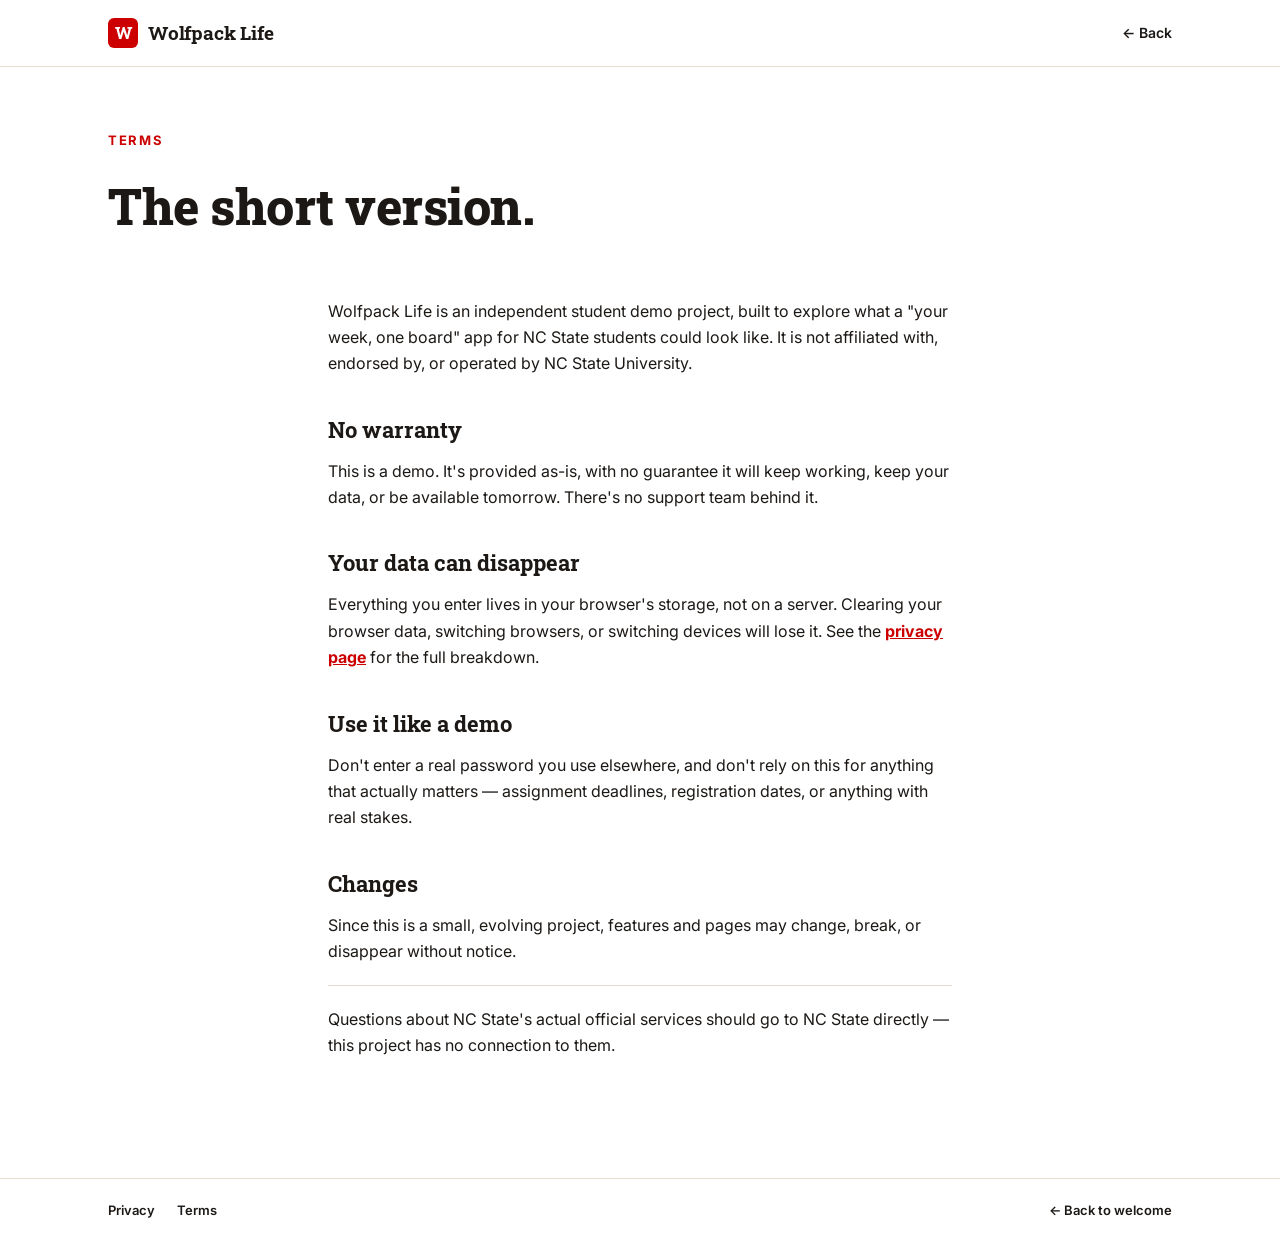
<file: terms.html>
<!DOCTYPE html>
<html lang="en">
<head>
  <meta charset="UTF-8" />
  <meta name="viewport" content="width=device-width, initial-scale=1.0" />
  <title>Terms / Wolfpack Life</title>
  <link rel="icon" href="data:image/svg+xml,<svg xmlns=%22http://www.w3.org/2000/svg%22 viewBox=%220 0 100 100%22><rect width=%22100%22 height=%22100%22 rx=%2218%22 fill=%22%23CC0000%22/><text x=%2250%22 y=%2268%22 font-size=%2258%22 font-family=%22Arial%22 font-weight=%22900%22 fill=%22white%22 text-anchor=%22middle%22>W</text></svg>" />
  <link rel="preconnect" href="https://fonts.googleapis.com" />
  <link rel="preconnect" href="https://fonts.gstatic.com" crossorigin />
  <link href="https://fonts.googleapis.com/css2?family=Roboto+Slab:wght@600;700;800;900&family=Inter:wght@400;500;600;700&display=swap" rel="stylesheet" />
  <link rel="stylesheet" href="styles.css" />
</head>
<body>

  <header class="site-header">
    <div class="wrap header-inner">
      <a class="brand" href="index.html">
        <span class="brand-mark">W</span>
        <span class="brand-name">Wolfpack Life</span>
      </a>
      <a class="header-cta" href="index.html">← Back</a>
    </div>
  </header>

  <main>
    <section class="board-hero">
      <div class="wrap">
        <p class="eyebrow">Terms</p>
        <h1 class="board-hero-title">The short version.</h1>
      </div>
    </section>

    <section class="today-body">
      <div class="wrap prose">
        <p>Wolfpack Life is an independent student demo project, built to explore what a "your week, one board" app for NC State students could look like. It is not affiliated with, endorsed by, or operated by NC State University.</p>

        <h2>No warranty</h2>
        <p>This is a demo. It's provided as-is, with no guarantee it will keep working, keep your data, or be available tomorrow. There's no support team behind it.</p>

        <h2>Your data can disappear</h2>
        <p>Everything you enter lives in your browser's storage, not on a server. Clearing your browser data, switching browsers, or switching devices will lose it. See the <a class="link-btn-inline" href="privacy.html">privacy page</a> for the full breakdown.</p>

        <h2>Use it like a demo</h2>
        <p>Don't enter a real password you use elsewhere, and don't rely on this for anything that actually matters — assignment deadlines, registration dates, or anything with real stakes.</p>

        <h2>Changes</h2>
        <p>Since this is a small, evolving project, features and pages may change, break, or disappear without notice.</p>

        <p class="prose-note">Questions about NC State's actual official services should go to NC State directly — this project has no connection to them.</p>
      </div>
    </section>
  </main>

  <footer class="site-footer">
    <div class="wrap footer-inner">
      <div class="footer-links">
        <a href="privacy.html">Privacy</a>
        <a href="terms.html">Terms</a>
      </div>
      <a class="footer-cta" href="index.html">← Back to welcome</a>
    </div>
  </footer>

</body>
</html>
</file>
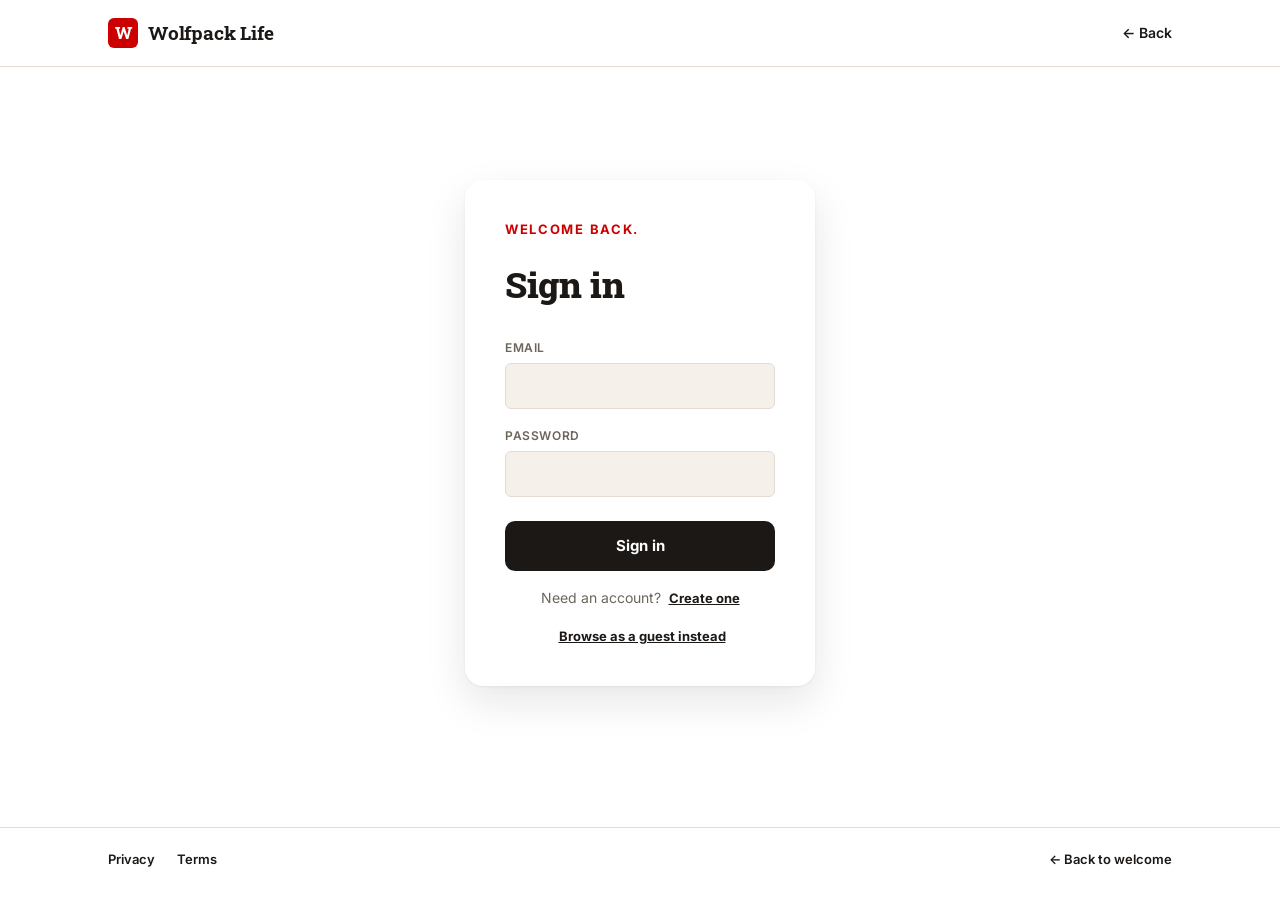
<file: today.html>
<!DOCTYPE html>
<html lang="en">
<head>
  <meta charset="UTF-8" />
  <meta name="viewport" content="width=device-width, initial-scale=1.0" />
  <title>Today / Wolfpack Life</title>
  <link rel="icon" href="data:image/svg+xml,<svg xmlns=%22http://www.w3.org/2000/svg%22 viewBox=%220 0 100 100%22><rect width=%22100%22 height=%22100%22 rx=%2218%22 fill=%22%23CC0000%22/><text x=%2250%22 y=%2268%22 font-size=%2258%22 font-family=%22Arial%22 font-weight=%22900%22 fill=%22white%22 text-anchor=%22middle%22>W</text></svg>" />
  <link rel="preconnect" href="https://fonts.googleapis.com" />
  <link rel="preconnect" href="https://fonts.gstatic.com" crossorigin />
  <link href="https://fonts.googleapis.com/css2?family=Roboto+Slab:wght@600;700;800;900&family=Inter:wght@400;500;600;700&display=swap" rel="stylesheet" />
  <link rel="stylesheet" href="styles.css" />
</head>
<body>

  <header class="site-header">
    <div class="wrap header-inner">
      <a class="brand" href="index.html">
        <span class="brand-mark">W</span>
        <span class="brand-name">Wolfpack Life</span>
      </a>
      <nav class="app-nav">
        <a class="app-nav-link" href="board.html">Home</a>
        <a class="app-nav-link active" href="today.html">Today</a>
        <a class="app-nav-link" href="goals.html">Goals</a>
        <a class="app-nav-link" href="classes.html">Classes</a>
        <a class="app-nav-link" href="calendar.html">Calendar</a>
        <a class="app-nav-link" href="campus-map.html">Map</a>
        <a class="app-nav-link" href="profile.html">Profile</a>
        <button type="button" class="header-cta link-btn" id="signOutBtn">Sign out →</button>
      </nav>
    </div>
  </header>

  <main>
    <section class="today-hero">
      <div class="wrap">
        <p class="eyebrow">Today</p>
        <h1 class="board-hero-title" id="dateHeading">—</h1>
        <p class="hero-sub" id="guestNotice" hidden>
          You're browsing as a guest — nothing you add here is saved. <a class="link-btn-inline" href="account.html?mode=create">Create an account</a> to keep it.
        </p>
      </div>
    </section>

    <section class="today-body">
      <div class="wrap">
        <div class="next-card" id="nextCard">
          <p class="eyebrow">Up next</p>
          <p class="next-text" id="nextText">Loading…</p>
        </div>

        <div class="today-grid">
          <div class="panel">
            <div class="panel-header">
              <h2>Today's classes</h2>
              <button type="button" class="link-btn" id="toggleClassForm">+ Add class</button>
            </div>

            <form id="classForm" class="inline-form" hidden>
              <label class="field">
                <span>Class name</span>
                <input type="text" id="classNameInput" required />
              </label>
              <label class="field">
                <span>Location (optional)</span>
                <input type="text" id="classLocationInput" />
              </label>
              <div class="field-row">
                <label class="field">
                  <span>Starts</span>
                  <input type="time" id="classStartInput" required />
                </label>
                <label class="field">
                  <span>Ends</span>
                  <input type="time" id="classEndInput" required />
                </label>
              </div>
              <label class="field">
                <span>Days</span>
                <div class="day-picker" id="dayPicker">
                  <label class="day-chip"><input type="checkbox" value="1" /><span>Mon</span></label>
                  <label class="day-chip"><input type="checkbox" value="2" /><span>Tue</span></label>
                  <label class="day-chip"><input type="checkbox" value="3" /><span>Wed</span></label>
                  <label class="day-chip"><input type="checkbox" value="4" /><span>Thu</span></label>
                  <label class="day-chip"><input type="checkbox" value="5" /><span>Fri</span></label>
                  <label class="day-chip"><input type="checkbox" value="6" /><span>Sat</span></label>
                  <label class="day-chip"><input type="checkbox" value="0" /><span>Sun</span></label>
                </div>
              </label>
              <div class="field-error" id="classFormError" hidden></div>
              <button type="submit" class="btn btn-solid btn-small">Add class</button>
            </form>

            <ul class="class-list" id="classList"></ul>
            <p class="empty-state" id="classEmpty" hidden>Nothing on the calendar today. Add a class to get started.</p>
          </div>

          <div class="panel">
            <div class="panel-header">
              <h2>Tasks</h2>
            </div>

            <form id="taskForm" class="task-add-form">
              <input type="text" id="taskInput" placeholder="Add a task for today…" required />
              <button type="submit" class="btn btn-solid btn-small">Add</button>
            </form>

            <ul class="task-list" id="taskList"></ul>
            <p class="empty-state" id="taskEmpty" hidden>No tasks yet — add what you need to get done today.</p>
          </div>
        </div>
      </div>
    </section>
  </main>

  <footer class="site-footer">
    <div class="wrap footer-inner">
      <div class="footer-links">
        <a href="privacy.html">Privacy</a>
        <a href="terms.html">Terms</a>
      </div>
      <a class="footer-cta" href="board.html">← Back to board</a>
    </div>
  </footer>

  <script src="auth.js"></script>
  <script src="data.js"></script>
  <script src="today.js"></script>
</body>
</html>
</file>
<file: styles.css>
:root {
  --red: #CC0000;
  --red-dark: #8f0000;
  --red-tint: rgba(204, 0, 0, 0.08);
  --ink: #1c1815;
  --paper: #ffffff;
  --card: #F5F1EA;
  --line: #E4DCD0;
  --muted: #6b655c;
  --white: #ffffff;
  --radius-lg: 18px;
  --radius-md: 10px;
  --radius-sm: 6px;
  --font-display: "Roboto Slab", Georgia, serif;
  --font-body: "Inter", ui-sans-serif, system-ui, sans-serif;
}

* { box-sizing: border-box; margin: 0; padding: 0; }

html { scroll-behavior: smooth; }

body {
  background: var(--paper);
  color: var(--ink);
  font-family: var(--font-body);
  font-size: 16px;
  line-height: 1.5;
  -webkit-font-smoothing: antialiased;
}

.wrap {
  max-width: 1120px;
  margin: 0 auto;
  padding: 0 28px;
}

a { color: inherit; text-decoration: none; }

/* ---------- Header ---------- */
.site-header {
  border-bottom: 1px solid var(--line);
  background: var(--paper);
  position: sticky;
  top: 0;
  z-index: 10;
}

.header-inner {
  display: flex;
  align-items: center;
  justify-content: space-between;
  padding: 18px 28px;
}

.brand {
  display: flex;
  align-items: center;
  gap: 10px;
  font-family: var(--font-display);
  font-weight: 700;
  font-size: 19px;
  letter-spacing: -0.01em;
}

.brand-mark {
  display: inline-flex;
  align-items: center;
  justify-content: center;
  width: 30px;
  height: 30px;
  background: var(--red);
  color: var(--white);
  font-family: var(--font-display);
  font-weight: 800;
  font-size: 16px;
  border-radius: var(--radius-sm);
}

.header-cta {
  font-family: var(--font-body);
  font-weight: 600;
  font-size: 14px;
  border-bottom: 2px solid transparent;
  transition: border-color 0.15s ease, color 0.15s ease;
}
.header-cta:hover { border-color: var(--red); color: var(--red); }

.app-nav {
  display: flex;
  align-items: center;
  gap: 26px;
}

.app-nav-link {
  font-family: var(--font-body);
  font-weight: 600;
  font-size: 14px;
  border-bottom: 2px solid transparent;
  transition: border-color 0.15s ease, color 0.15s ease;
}
.app-nav-link:hover { border-color: var(--line); }
.app-nav-link.active { border-color: var(--red); color: var(--red); }

/* ---------- Hero ---------- */
.hero { position: relative; overflow: hidden; }

.hero-inner {
  padding: 88px 28px 80px;
  max-width: 760px;
}

.eyebrow {
  font-family: var(--font-body);
  font-weight: 700;
  font-size: 13px;
  text-transform: uppercase;
  letter-spacing: 0.13em;
  color: var(--red);
  margin-bottom: 18px;
}

.hero-title {
  font-family: var(--font-display);
  font-weight: 800;
  font-size: clamp(42px, 7vw, 74px);
  line-height: 1.03;
  letter-spacing: -0.01em;
  margin-bottom: 26px;
}
.hero-title span { display: block; }

.hero-sub {
  font-size: 18px;
  line-height: 1.55;
  max-width: 520px;
  color: var(--muted);
  margin-bottom: 36px;
}

.hero-actions {
  display: flex;
  gap: 14px;
  flex-wrap: wrap;
  margin-bottom: 24px;
}

.btn {
  display: inline-flex;
  align-items: center;
  justify-content: center;
  height: 50px;
  padding: 0 28px;
  font-family: var(--font-body);
  font-weight: 700;
  font-size: 15px;
  border: none;
  border-radius: var(--radius-md);
  transition: background 0.15s ease, color 0.15s ease, box-shadow 0.15s ease, transform 0.15s ease;
}
.btn:hover { transform: translateY(-1px); }

.btn-solid {
  background: var(--ink);
  color: var(--white);
}
.btn-solid:hover { background: var(--red); }

.btn-outline {
  background: transparent;
  color: var(--ink);
  box-shadow: inset 0 0 0 2px var(--line);
}
.btn-outline:hover { box-shadow: inset 0 0 0 2px var(--ink); }

.btn-light {
  background: var(--white);
  color: var(--red);
}
.btn-light:hover { background: var(--ink); color: var(--white); }

.hero-disclaimer {
  font-size: 13px;
  color: var(--muted);
  display: flex;
  align-items: center;
  gap: 8px;
  flex-wrap: wrap;
}

.link-btn {
  background: none;
  border: none;
  font-family: var(--font-body);
  font-weight: 700;
  font-size: 13px;
  color: var(--ink);
  text-decoration: underline;
  cursor: pointer;
  padding: 0;
}
.link-btn:hover { color: var(--red); }

.hero-stripe {
  height: 6px;
  background: var(--red);
}

/* ---------- Board / feature section ---------- */
.board {
  background: var(--red);
  color: var(--white);
  padding: 80px 0 90px;
}

.eyebrow-light { color: rgba(255, 255, 255, 0.72); }

.board-title {
  font-family: var(--font-display);
  font-weight: 800;
  font-size: clamp(30px, 4.5vw, 46px);
  letter-spacing: -0.01em;
  margin-bottom: 44px;
}

.page-list {
  list-style: none;
  display: grid;
  grid-template-columns: repeat(3, 1fr);
  gap: 16px;
  margin-bottom: 52px;
}

.page-list li {
  background: var(--paper);
  color: var(--ink);
  border-radius: var(--radius-lg);
  padding: 26px 24px;
  min-height: 150px;
  display: flex;
  flex-direction: column;
  gap: 6px;
  box-shadow: 0 2px 0 rgba(0, 0, 0, 0.06);
}

.card-top {
  display: flex;
  align-items: center;
  justify-content: space-between;
}

.page-list .num {
  font-family: var(--font-body);
  font-weight: 700;
  font-size: 13px;
  color: var(--red);
  letter-spacing: 0.06em;
}

.soon-tag {
  font-family: var(--font-body);
  font-weight: 700;
  font-size: 11px;
  text-transform: uppercase;
  letter-spacing: 0.05em;
  color: var(--muted);
  background: var(--card);
  border-radius: 999px;
  padding: 3px 10px;
}

.page-live {
  transition: transform 0.15s ease, box-shadow 0.15s ease;
  box-shadow: 0 2px 0 rgba(0, 0, 0, 0.06);
}
.page-live:hover { transform: translateY(-3px); box-shadow: 0 10px 20px rgba(0, 0, 0, 0.18); }
.page-live .num::after {
  content: '';
  display: inline-block;
  width: 6px;
  height: 6px;
  border-radius: 50%;
  background: var(--red);
  margin-left: 7px;
  vertical-align: middle;
}

.page-live a {
  display: flex;
  flex-direction: column;
  gap: 6px;
  height: 100%;
}

.page-live h3 { color: var(--ink); }
.page-live:hover h3 { color: var(--red); }

.page-list h3 {
  font-family: var(--font-display);
  font-weight: 700;
  font-size: 20px;
  letter-spacing: -0.005em;
}

.page-list p {
  font-size: 14px;
  color: var(--muted);
  line-height: 1.45;
}

.board-cta {
  border-top: 1px solid rgba(255, 255, 255, 0.28);
  padding-top: 36px;
}

.board-cta h3 {
  font-family: var(--font-display);
  font-weight: 700;
  font-size: 26px;
  margin-bottom: 8px;
}

.board-cta p {
  color: rgba(255, 255, 255, 0.82);
  margin-bottom: 24px;
}

/* ---------- Footer ---------- */
.site-footer {
  border-top: 1px solid var(--line);
  padding: 22px 0;
}

.footer-inner {
  display: flex;
  align-items: center;
  justify-content: space-between;
  flex-wrap: wrap;
  gap: 12px;
}

.footer-links {
  display: flex;
  gap: 22px;
  font-size: 13px;
  font-weight: 600;
}
.footer-links a:hover { color: var(--red); }

.footer-cta {
  font-family: var(--font-body);
  font-weight: 600;
  font-size: 13px;
}
.footer-cta:hover { color: var(--red); }

button { cursor: pointer; font: inherit; }

/* ---------- Auth pages ---------- */
.auth-section {
  padding: 72px 0 100px;
  min-height: calc(100vh - 140px);
  display: flex;
  align-items: center;
}

.auth-wrap { display: flex; justify-content: center; }

.auth-card {
  width: 100%;
  max-width: 420px;
  background: var(--paper);
  border-radius: var(--radius-lg);
  box-shadow: 0 1px 3px rgba(28, 24, 21, 0.06), 0 16px 40px rgba(28, 24, 21, 0.1);
  padding: 40px;
}

.auth-title {
  font-family: var(--font-display);
  font-weight: 800;
  font-size: 36px;
  letter-spacing: -0.01em;
  margin-bottom: 28px;
}

.field {
  display: block;
  margin-bottom: 18px;
}
.field[hidden] { display: none; }

.field span {
  display: block;
  font-family: var(--font-body);
  font-weight: 600;
  font-size: 12px;
  text-transform: uppercase;
  letter-spacing: 0.05em;
  color: var(--muted);
  margin-bottom: 6px;
}

.field input {
  width: 100%;
  height: 46px;
  padding: 0 14px;
  border: 1.5px solid var(--line);
  border-radius: var(--radius-sm);
  background: var(--card);
  font-family: var(--font-body);
  font-size: 15px;
  color: var(--ink);
  transition: border-color 0.12s ease, box-shadow 0.12s ease;
}
.field input:focus {
  outline: none;
  border-color: var(--red);
  box-shadow: 0 0 0 3px var(--red-tint);
}

.auth-submit {
  width: 100%;
  margin-top: 6px;
}

.form-error {
  background: #fdeaea;
  border: 1.5px solid var(--red);
  border-radius: var(--radius-sm);
  color: var(--red-dark);
  font-size: 14px;
  font-weight: 600;
  padding: 12px 14px;
  margin-bottom: 20px;
}

.auth-switch {
  text-align: center;
  font-size: 14px;
  margin-top: 16px;
  color: var(--muted);
}
.auth-switch .link-btn { margin-left: 4px; }

.link-btn-inline {
  font-weight: 700;
  text-decoration: underline;
}
.link-btn-inline:hover { color: var(--red); }

/* ---------- Board hero ---------- */
.board-hero {
  padding: 64px 0 40px;
}

.board-hero-title {
  font-family: var(--font-display);
  font-weight: 800;
  font-size: clamp(32px, 5vw, 50px);
  letter-spacing: -0.01em;
  margin: 8px 0 14px;
}

/* ---------- Today page ---------- */
.today-hero { padding: 64px 0 32px; }

.today-body { padding-bottom: 100px; }

/* ---------- Prose (legal pages) ---------- */
.prose { max-width: 680px; }

.prose p {
  font-size: 16px;
  line-height: 1.65;
  color: var(--ink);
  margin-bottom: 20px;
}

.prose h2 {
  font-family: var(--font-display);
  font-weight: 700;
  font-size: 22px;
  margin: 36px 0 12px;
}

.prose code {
  background: var(--card);
  border-radius: 4px;
  padding: 2px 6px;
  font-size: 14px;
}

.prose .link-btn-inline { color: var(--red); }

.prose-note {
  font-size: 14px;
  color: var(--muted);
  border-top: 1px solid var(--line);
  padding-top: 20px;
  margin-top: 20px;
}

.next-card {
  background: var(--ink);
  color: var(--white);
  border-radius: var(--radius-lg);
  padding: 24px 28px;
  margin-bottom: 40px;
}

.next-text {
  font-family: var(--font-display);
  font-weight: 700;
  font-size: 21px;
}

.today-grid {
  display: grid;
  grid-template-columns: 1fr 1fr;
  gap: 28px;
}

.panel {
  background: var(--paper);
  border: 1px solid var(--line);
  border-radius: var(--radius-lg);
  box-shadow: 0 1px 2px rgba(28, 24, 21, 0.04);
  padding: 28px;
}

#accountPanels .panel { margin-bottom: 28px; }
#accountPanels .panel:last-child { margin-bottom: 0; }

.panel-stack { margin-top: 28px; }

.map-disclaimer { font-size: 13px; margin-bottom: 0; }
.map-disclaimer a { text-decoration: underline; }
.map-disclaimer a:hover { color: var(--red); }

.map-panel .panel-header { align-items: flex-start; }

.map-embed {
  border-radius: var(--radius-md);
  overflow: hidden;
  border: 1px solid var(--line);
}
.map-embed iframe {
  display: block;
  width: 100%;
  height: 380px;
  border: none;
}

.place-list { list-style: none; }

.place-item {
  display: flex;
  align-items: center;
  justify-content: space-between;
  gap: 16px;
  padding: 14px 0;
  border-bottom: 1px solid var(--line);
}
.place-item:last-child { border-bottom: none; }

.field input[readonly] {
  color: var(--muted);
  cursor: default;
}
.field input[readonly]:focus {
  border-color: var(--line);
  box-shadow: none;
}

.danger-zone { border-color: var(--red); }

.danger-link { color: var(--red); }
.danger-link:hover { color: var(--red-dark); }

.danger-btn { background: var(--red); }
.danger-btn:hover { background: var(--red-dark); }

.panel-header {
  display: flex;
  align-items: center;
  justify-content: space-between;
  margin-bottom: 20px;
}

.panel-header h2 {
  font-family: var(--font-display);
  font-weight: 700;
  font-size: 21px;
  letter-spacing: -0.005em;
}

.btn-small {
  height: 40px;
  padding: 0 18px;
  font-size: 13px;
}

.inline-form {
  background: var(--card);
  border: 1px solid var(--line);
  border-radius: var(--radius-md);
  padding: 18px;
  margin-bottom: 20px;
}

.form-mode-label {
  font-family: var(--font-body);
  font-weight: 700;
  font-size: 12px;
  text-transform: uppercase;
  letter-spacing: 0.05em;
  color: var(--red);
  margin-bottom: 14px;
}

.form-actions {
  display: flex;
  align-items: center;
  gap: 18px;
}

.field-row {
  display: flex;
  gap: 12px;
}
.field-row .field { flex: 1; }

.field-error {
  background: #fdeaea;
  border: 1.5px solid var(--red);
  border-radius: var(--radius-sm);
  color: var(--red-dark);
  font-size: 13px;
  font-weight: 600;
  padding: 10px 12px;
  margin-bottom: 16px;
}

.day-picker {
  display: flex;
  flex-wrap: wrap;
  gap: 8px;
}

.day-chip {
  display: inline-flex;
  align-items: center;
  gap: 6px;
  border: 1px solid var(--line);
  border-radius: 999px;
  padding: 6px 14px;
  font-size: 13px;
  cursor: pointer;
  user-select: none;
  transition: background 0.12s ease, border-color 0.12s ease, color 0.12s ease;
}
.day-chip:has(input:checked) {
  background: var(--red);
  color: var(--white);
  border-color: var(--red);
}

.day-group { margin-bottom: 28px; }
.day-group:last-child { margin-bottom: 0; }

.day-heading {
  font-family: var(--font-body);
  font-weight: 700;
  font-size: 13px;
  text-transform: uppercase;
  letter-spacing: 0.07em;
  color: var(--red);
  margin-bottom: 6px;
}

.class-list, .task-list { list-style: none; }

.class-item {
  display: flex;
  align-items: center;
  gap: 16px;
  padding: 14px 0;
  border-bottom: 1px solid var(--line);
}
.class-item:last-child { border-bottom: none; }

.class-actions {
  display: flex;
  align-items: center;
  gap: 14px;
}

.class-item.is-now {
  background: var(--red-tint);
  border-left: 4px solid var(--red);
  border-radius: var(--radius-sm);
  padding-left: 12px;
  margin-left: -16px;
}

.class-item.is-past { opacity: 0.5; }

.class-time {
  font-family: var(--font-body);
  font-weight: 700;
  font-size: 13px;
  color: var(--red);
  white-space: nowrap;
  min-width: 130px;
}

.class-info { flex: 1; }

.class-name {
  font-family: var(--font-display);
  font-weight: 700;
  font-size: 17px;
  display: flex;
  align-items: center;
  gap: 8px;
}

.class-location {
  font-size: 13px;
  color: var(--muted);
}

.status-badge {
  font-family: var(--font-body);
  font-weight: 700;
  font-size: 10px;
  text-transform: uppercase;
  letter-spacing: 0.05em;
  border-radius: 999px;
  padding: 2px 9px;
}

.status-now { background: var(--red); color: var(--white); }
.status-next { background: var(--ink); color: var(--white); }

.goal-status {
  font-family: var(--font-body);
  font-weight: 700;
  font-size: 12px;
  border: none;
  border-radius: 999px;
  padding: 6px 14px;
  cursor: pointer;
  white-space: nowrap;
  transition: background 0.12s ease, color 0.12s ease;
}
.goal-status.not-started { background: var(--card); color: var(--muted); box-shadow: inset 0 0 0 1px var(--line); }
.goal-status.in-progress { background: var(--ink); color: var(--white); }
.goal-status.done { background: var(--red); color: var(--white); }

.remove-btn {
  background: none;
  border: none;
  font-size: 22px;
  line-height: 1;
  color: #b3aa9c;
  cursor: pointer;
  padding: 4px 6px;
}
.remove-btn:hover { color: var(--red); }

.task-add-form {
  display: flex;
  gap: 10px;
  margin-bottom: 20px;
}

.task-add-form input {
  flex: 1;
  height: 44px;
  padding: 0 14px;
  border: 1.5px solid var(--line);
  border-radius: var(--radius-sm);
  background: var(--card);
  font-family: var(--font-body);
  font-size: 15px;
}
.task-add-form input:focus { outline: none; border-color: var(--red); box-shadow: 0 0 0 3px var(--red-tint); }

.task-item {
  display: flex;
  align-items: center;
  justify-content: space-between;
  gap: 12px;
  padding: 12px 0;
  border-bottom: 1px solid var(--line);
}
.task-item:last-child { border-bottom: none; }

.task-check {
  display: flex;
  align-items: center;
  gap: 12px;
  cursor: pointer;
}

.task-check input { width: 18px; height: 18px; accent-color: var(--red); }

.task-text { font-size: 15px; }
.task-text.done { text-decoration: line-through; color: #999; }

.empty-state {
  font-size: 14px;
  color: var(--muted);
  padding: 8px 0;
}

/* ---------- Calendar ---------- */
.week-nav {
  display: flex;
  align-items: center;
  gap: 24px;
  margin-bottom: 24px;
}

.calendar-grid {
  display: grid;
  grid-template-columns: repeat(7, minmax(0, 1fr));
  gap: 1px;
  background: var(--line);
  border: 1px solid var(--line);
  border-radius: var(--radius-lg);
  overflow: hidden;
}

.calendar-day {
  background: var(--paper);
  min-height: 220px;
  display: flex;
  flex-direction: column;
  padding: 10px;
}

.calendar-day.is-today { background: var(--red-tint); }

.calendar-day-head {
  display: flex;
  flex-direction: column;
  margin-bottom: 8px;
}

.calendar-day-name {
  font-family: var(--font-body);
  font-weight: 700;
  font-size: 11px;
  text-transform: uppercase;
  letter-spacing: 0.05em;
  color: var(--red);
}

.calendar-day-num {
  font-family: var(--font-display);
  font-weight: 800;
  font-size: 21px;
}

.calendar-day-body {
  flex: 1;
  display: flex;
  flex-direction: column;
  gap: 6px;
}

.calendar-class {
  display: flex;
  flex-direction: column;
  font-size: 11px;
  border-left: 3px solid var(--red);
  border-radius: 3px;
  padding-left: 6px;
}

.calendar-class-time {
  font-family: var(--font-body);
  font-weight: 700;
  color: var(--red);
  font-size: 10px;
}

.calendar-class-name {
  font-weight: 600;
  line-height: 1.2;
  overflow-wrap: break-word;
}

.calendar-task {
  display: flex;
  align-items: center;
  gap: 5px;
  font-size: 12px;
  cursor: pointer;
}

.calendar-task input { width: 13px; height: 13px; accent-color: var(--red); flex-shrink: 0; }
.calendar-task span { flex: 1; line-height: 1.25; overflow-wrap: break-word; min-width: 0; }
.calendar-task span.done { text-decoration: line-through; color: #999; }
.calendar-task .remove-btn { font-size: 15px; padding: 0 2px; }

.calendar-add-task {
  margin-top: 8px;
  display: flex;
  align-items: center;
  border-top: 1px dashed var(--line);
  padding-top: 6px;
}

.calendar-add-task input {
  flex: 1;
  min-width: 0;
  border: none;
  background: transparent;
  font-size: 12px;
  padding: 0;
  color: var(--muted);
}
.calendar-add-task input:focus { outline: none; color: var(--ink); }

.calendar-add-task button {
  background: none;
  border: none;
  color: var(--muted);
  font-size: 15px;
  line-height: 1;
  cursor: pointer;
  padding: 0 0 0 4px;
}
.calendar-add-task button:hover { color: var(--red); }

/* ---------- Responsive ---------- */
@media (max-width: 800px) {
  .page-list { grid-template-columns: repeat(2, 1fr); }
  .today-grid { grid-template-columns: 1fr; }
  .calendar-grid { grid-template-columns: repeat(2, 1fr); }
}

@media (max-width: 560px) {
  .page-list { grid-template-columns: 1fr; }
  .hero-inner { padding: 64px 24px 72px; }
  .hero-actions { flex-direction: column; align-items: stretch; }
  .app-nav { gap: 16px; flex-wrap: wrap; }
  .field-row { flex-direction: column; gap: 0; }
  .calendar-grid { grid-template-columns: 1fr; border-radius: var(--radius-md); }
  .week-nav { flex-wrap: wrap; gap: 14px; }
}
</file>
